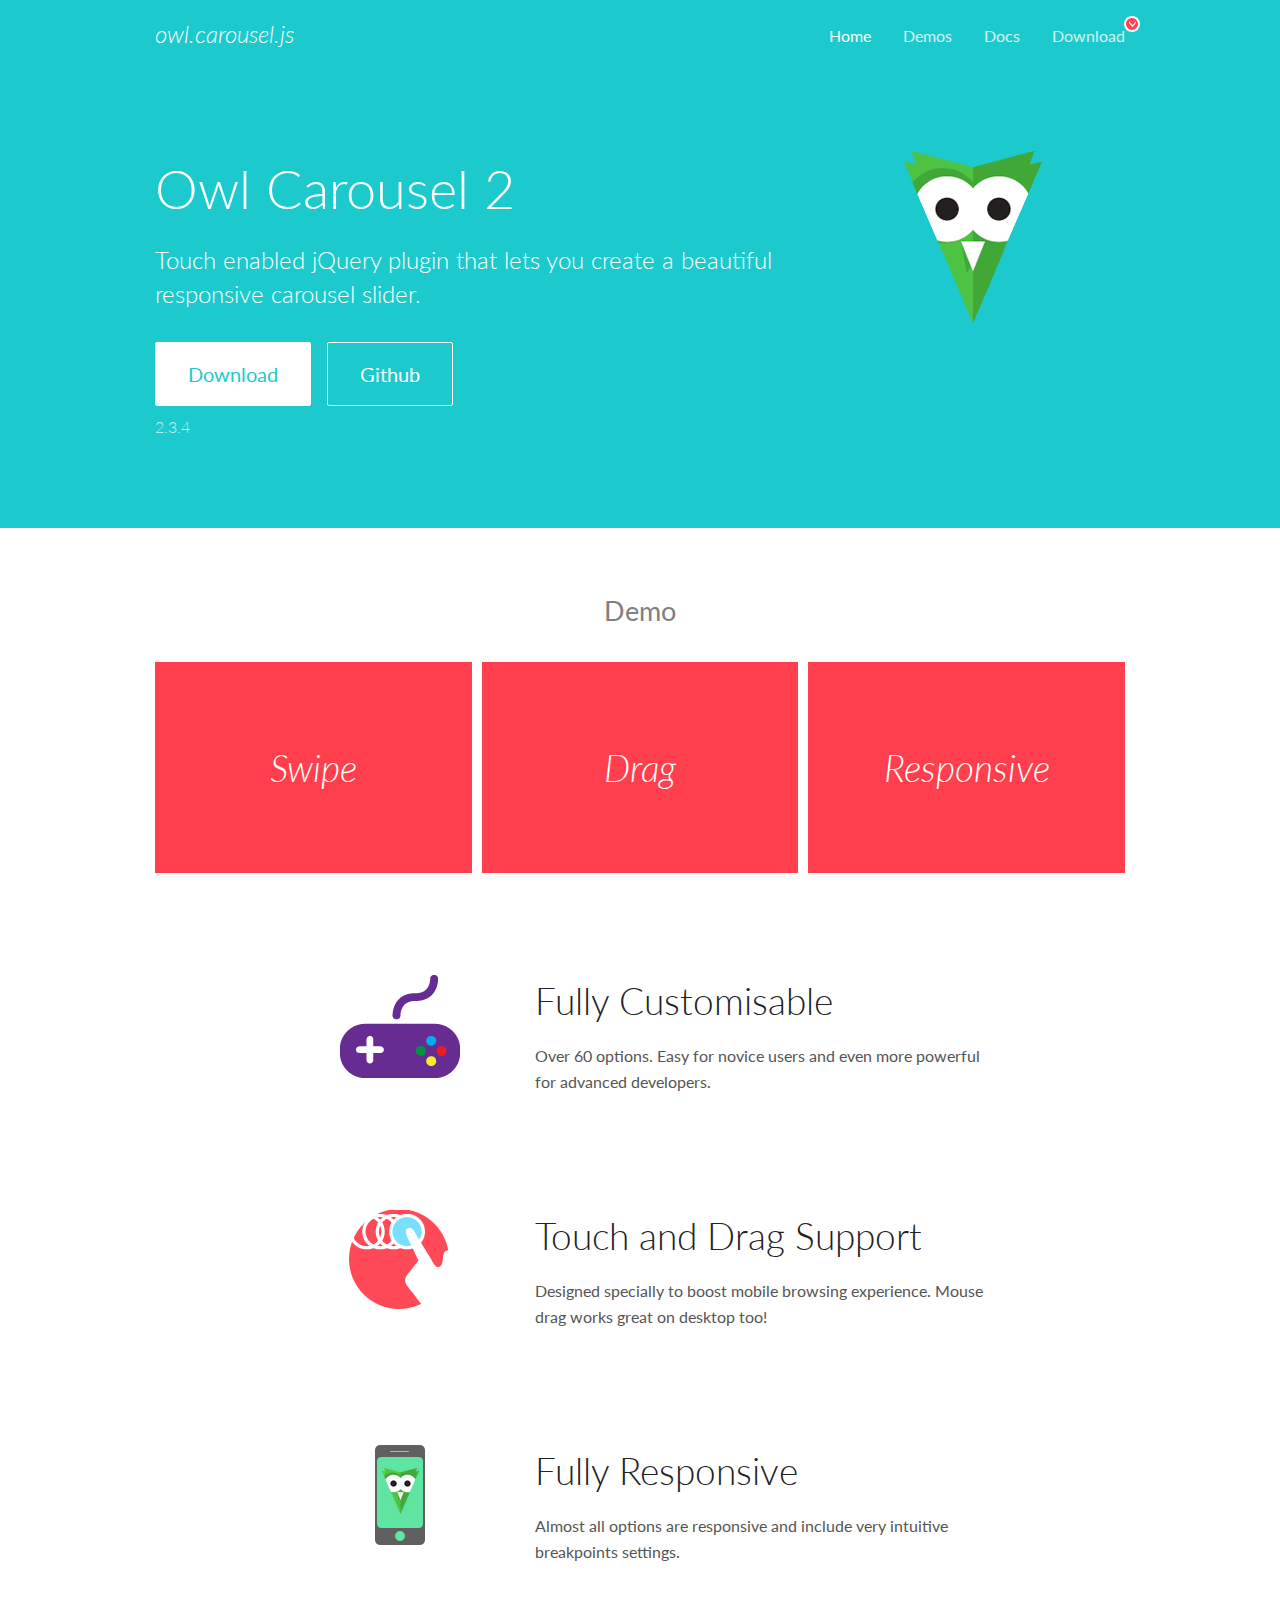
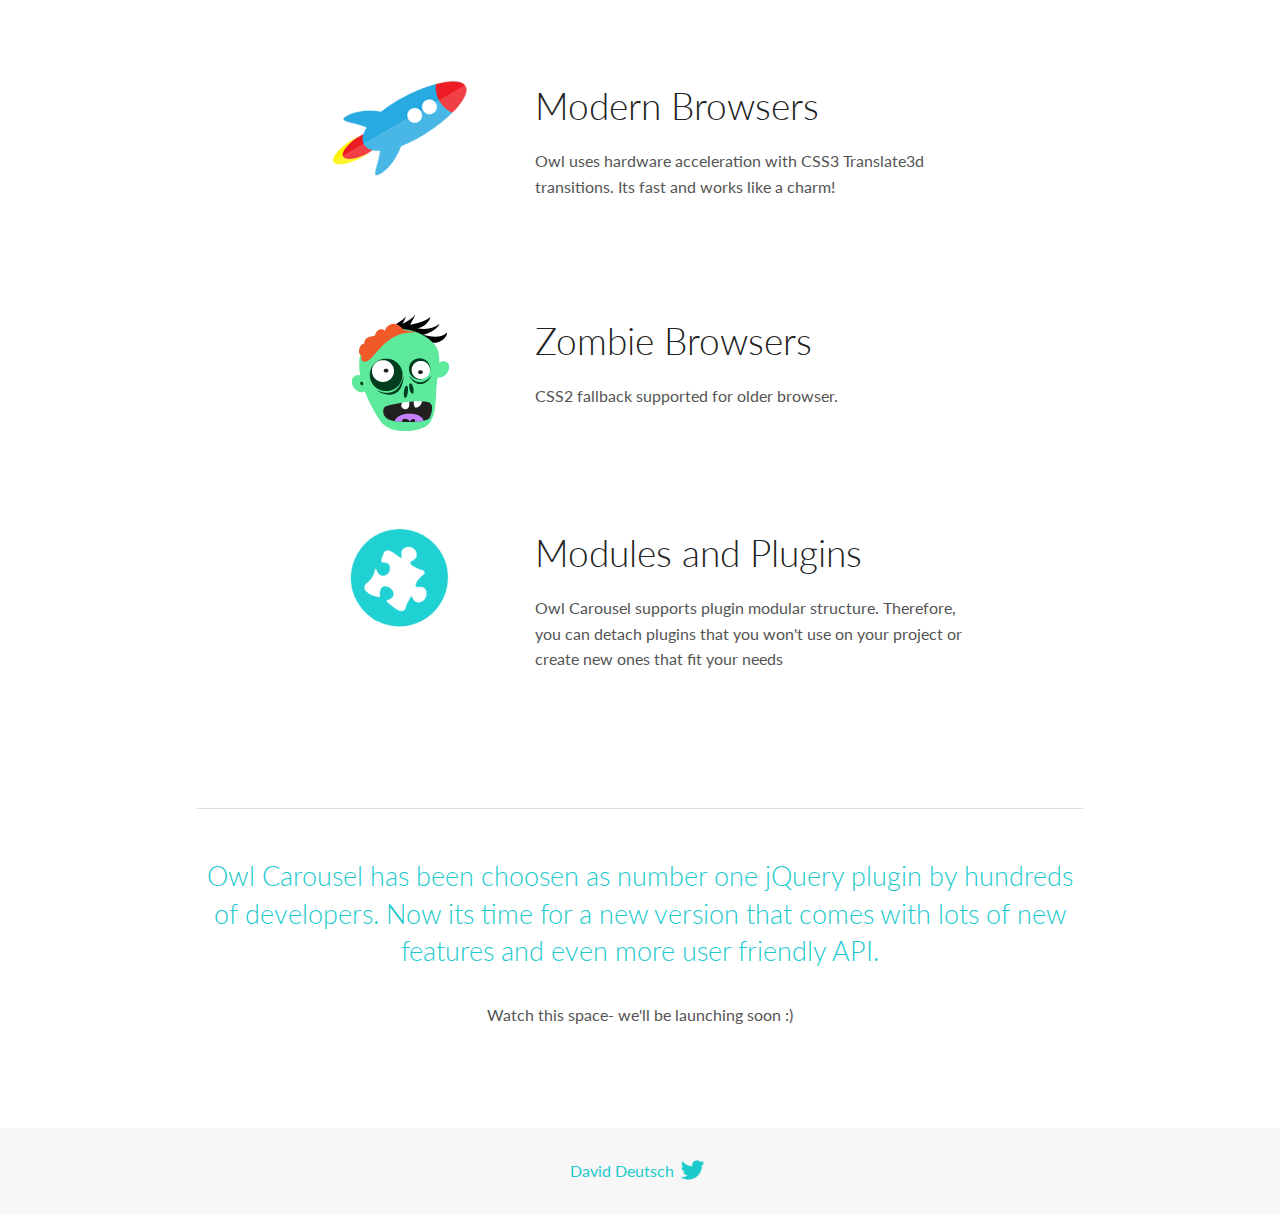
<file: assets/vendars/OwlCarousel2-2.3.4/docs/index.html>
<!DOCTYPE html>
<html lang="en">
  <head>

    <!-- head -->
    <meta charset="utf-8">
    <meta name="msapplication-tap-highlight" content="no" />
    <meta name="viewport" content="width=device-width, initial-scale=1.0" />
    <meta name="description" content="Touch enabled jQuery plugin that lets you create beautiful responsive carousel slider.">
    <meta name="author" content="David Deutsch">
    <title>
      Home | Owl Carousel | 2.3.4
    </title>

    <!-- Stylesheets -->
    <link href='https://fonts.googleapis.com/css?family=Lato:300,400,700,400italic,300italic' rel='stylesheet' type='text/css'>
    <link rel="stylesheet" href="assets/css/docs.theme.min.css">

    <!-- Owl Stylesheets -->
    <link rel="stylesheet" href="assets/owlcarousel/assets/owl.carousel.min.css">
    <link rel="stylesheet" href="assets/owlcarousel/assets/owl.theme.default.min.css">

    <!-- HTML5 shim and Respond.js IE8 support of HTML5 elements and media queries -->

    <!--[if lt IE 9]>
      <script src="https://oss.maxcdn.com/libs/html5shiv/3.7.0/html5shiv.js"></script>
      <script src="https://oss.maxcdn.com/libs/respond.js/1.3.0/respond.min.js"></script>
    <![endif]-->

    <!-- Favicons -->
    <link rel="apple-touch-icon-precomposed" sizes="144x144" href="assets/ico/apple-touch-icon-144-precomposed.png">
    <link rel="shortcut icon" href="assets/ico/favicon.png">
    <link rel="shortcut icon" href="favicon.ico">

    <!-- Yeah i know js should not be in header. Its required for demos.-->

    <!-- javascript -->
    <script src="assets/vendors/jquery.min.js"></script>
    <script src="assets/owlcarousel/owl.carousel.js"></script>
  </head>
  <body>

    <!-- header -->
    <header class="header">
      <div class="row">
        <div class="large-12 columns">
          <div class="brand left">
            <h3>
              <a href="/OwlCarousel2/">owl.carousel.js</a> 
            </h3>
          </div>
          <a id="toggle-nav" class="right">
            <span></span> <span></span> <span></span> 
          </a> 
          <div class="nav-bar">
            <ul class="clearfix">
              <li class="active">
                <a href="/OwlCarousel2/index.html">Home</a> 
              </li>
              <li> <a href="/OwlCarousel2/demos/demos.html">Demos</a>  </li>
              <li> <a href="/OwlCarousel2/docs/started-welcome.html">Docs</a>  </li>
              <li>
                <a href="https://github.com/OwlCarousel2/OwlCarousel2/archive/2.3.4.zip">Download</a> 
                <span class="download"></span> 
              </li>
            </ul>
          </div>
        </div>
      </div>
    </header>

    <!-- home panel -->
    <section id="hero">
      <div class="row">
        <div class="large-8 medium-8 columns">
          <h1>Owl Carousel 2</h1>
          <h4>Touch enabled jQuery plugin that lets you create a beautiful responsive carousel slider.</h4>
          <a href="https://github.com/OwlCarousel2/OwlCarousel2/archive/2.3.4.zip" class="hero-button">Download</a> 
          <a href="https://github.com/OwlCarousel2/OwlCarousel2" class="hero-button outline">Github</a> 
          <p>2.3.4</p>
        </div>
        <div class="large-4 medium-4 columns">
          <img class="owl-logo" src="assets/img/owl-logo.png" alt="mr. Owl">
        </div>
      </div>
    </section>

    <!-- body -->
    <div class="home-demo">
      <div class="row">
        <div class="large-12 columns">
          <h3>Demo</h3>
          <div class="owl-carousel">
            <div class="item">
              <h2>Swipe</h2>
            </div>
            <div class="item">
              <h2>Drag</h2>
            </div>
            <div class="item">
              <h2>Responsive</h2>
            </div>
            <div class="item">
              <h2>CSS3</h2>
            </div>
            <div class="item">
              <h2>Fast</h2>
            </div>
            <div class="item">
              <h2>Easy</h2>
            </div>
            <div class="item">
              <h2>Free</h2>
            </div>
            <div class="item">
              <h2>Upgradable</h2>
            </div>
            <div class="item">
              <h2>Tons of options</h2>
            </div>
            <div class="item">
              <h2>Infinity</h2>
            </div>
            <div class="item">
              <h2>Auto Width</h2>
            </div>
          </div>
        </div>
      </div>
    </div>
    <script>
      var owl = $('.owl-carousel');
      owl.owlCarousel({
        margin: 10,
        loop: true,
        responsive: {
          0: {
            items: 1
          },
          600: {
            items: 2
          },
          1000: {
            items: 3
          }
        }
      })
    </script>

    <!-- features -->
    <div id="features">
      <div class="row">
        <div class="small-12 medium-9 small-centered columns">
          <section class="row feature">
            <div class="medium-4 small-12 columns">
              <img src="assets/img/feature-options.png" alt="">
            </div>
            <div class="medium-8 small-12 columns">
              <h2>Fully Customisable</h2>
              <p>Over 60 options. Easy for novice users and even more powerful for advanced developers.</p>
            </div>
          </section>
          <section class="row feature">
            <div class="medium-4 small-12 columns">
              <img src="assets/img/feature-drag.png" alt="">
            </div>
            <div class="medium-8 small-12 columns">
              <h2>Touch and Drag Support</h2>
              <p>Designed specially to boost mobile browsing experience. Mouse drag works great on desktop too!</p>
            </div>
          </section>
          <section class="row feature">
            <div class="medium-4 small-12 columns">
              <img src="assets/img/feature-responsive.png" alt="">
            </div>
            <div class="medium-8 small-12 columns">
              <h2>Fully Responsive</h2>
              <p>Almost all options are responsive and include very intuitive breakpoints settings.</p>
            </div>
          </section>
          <section class="row feature">
            <div class="medium-4 small-12 columns">
              <img src="assets/img/feature-modern.png" alt="">
            </div>
            <div class="medium-8 small-12 columns">
              <h2>Modern Browsers</h2>
              <p>Owl uses hardware acceleration with CSS3 Translate3d transitions. Its fast and works like a charm! </p>
            </div>
          </section>
          <section class="row feature">
            <div class="medium-4 small-12 columns">
              <img src="assets/img/feature-zombie.png" alt="">
            </div>
            <div class="medium-8 small-12 columns">
              <h2>Zombie Browsers</h2>
              <p>CSS2 fallback supported for older browser.</p>
            </div>
          </section>
          <section class="row feature">
            <div class="medium-4 small-12 columns">
              <img src="assets/img/feature-module.png" alt="">
            </div>
            <div class="medium-8 small-12 columns">
              <h2>Modules and Plugins</h2>
              <p>Owl Carousel supports plugin modular structure. Therefore, you can detach plugins that you won&#x27;t use on your project or create new ones that fit your needs</p>
            </div>
          </section>
        </div>
      </div>
    </div>

    <!-- footer -->
    <section id="teaser-text">
      <div class="row">
        <div class="small-12 medium-11 small-centered columns">
          <hr>
          <h3 id="owl-carousel-has-been-choosen-as-number-one-jquery-plugin-by-hundreds-of-developers-now-its-time-for-a-new-version-that-comes-with-lots-of-new-features-and-even-more-user-friendly-api-">Owl Carousel has been choosen as number one jQuery plugin by hundreds of developers. Now its time for a new version that comes with lots of new features and even more user friendly API.</h3>
          <p>Watch this space- we&#39;ll be launching soon :)</p>
        </div>
      </div>
    </section>

    <!-- footer -->
    <footer class="footer">
      <div class="row">
        <div class="large-12 columns">
          <h5>
            <a href="/OwlCarousel2/docs/support-contact.html">David Deutsch</a> 
            <a id="custom-tweet-button" href="https://twitter.com/share?url=https://github.com/OwlCarousel2/OwlCarousel2&text=Owl Carousel - This is so awesome! " target="_blank"></a> 
          </h5>
        </div>
      </div>
    </footer>

    <!-- vendors -->
    <script src="assets/vendors/highlight.js"></script>
    <script src="assets/js/app.js"></script>
  </body>
</html>
</file>
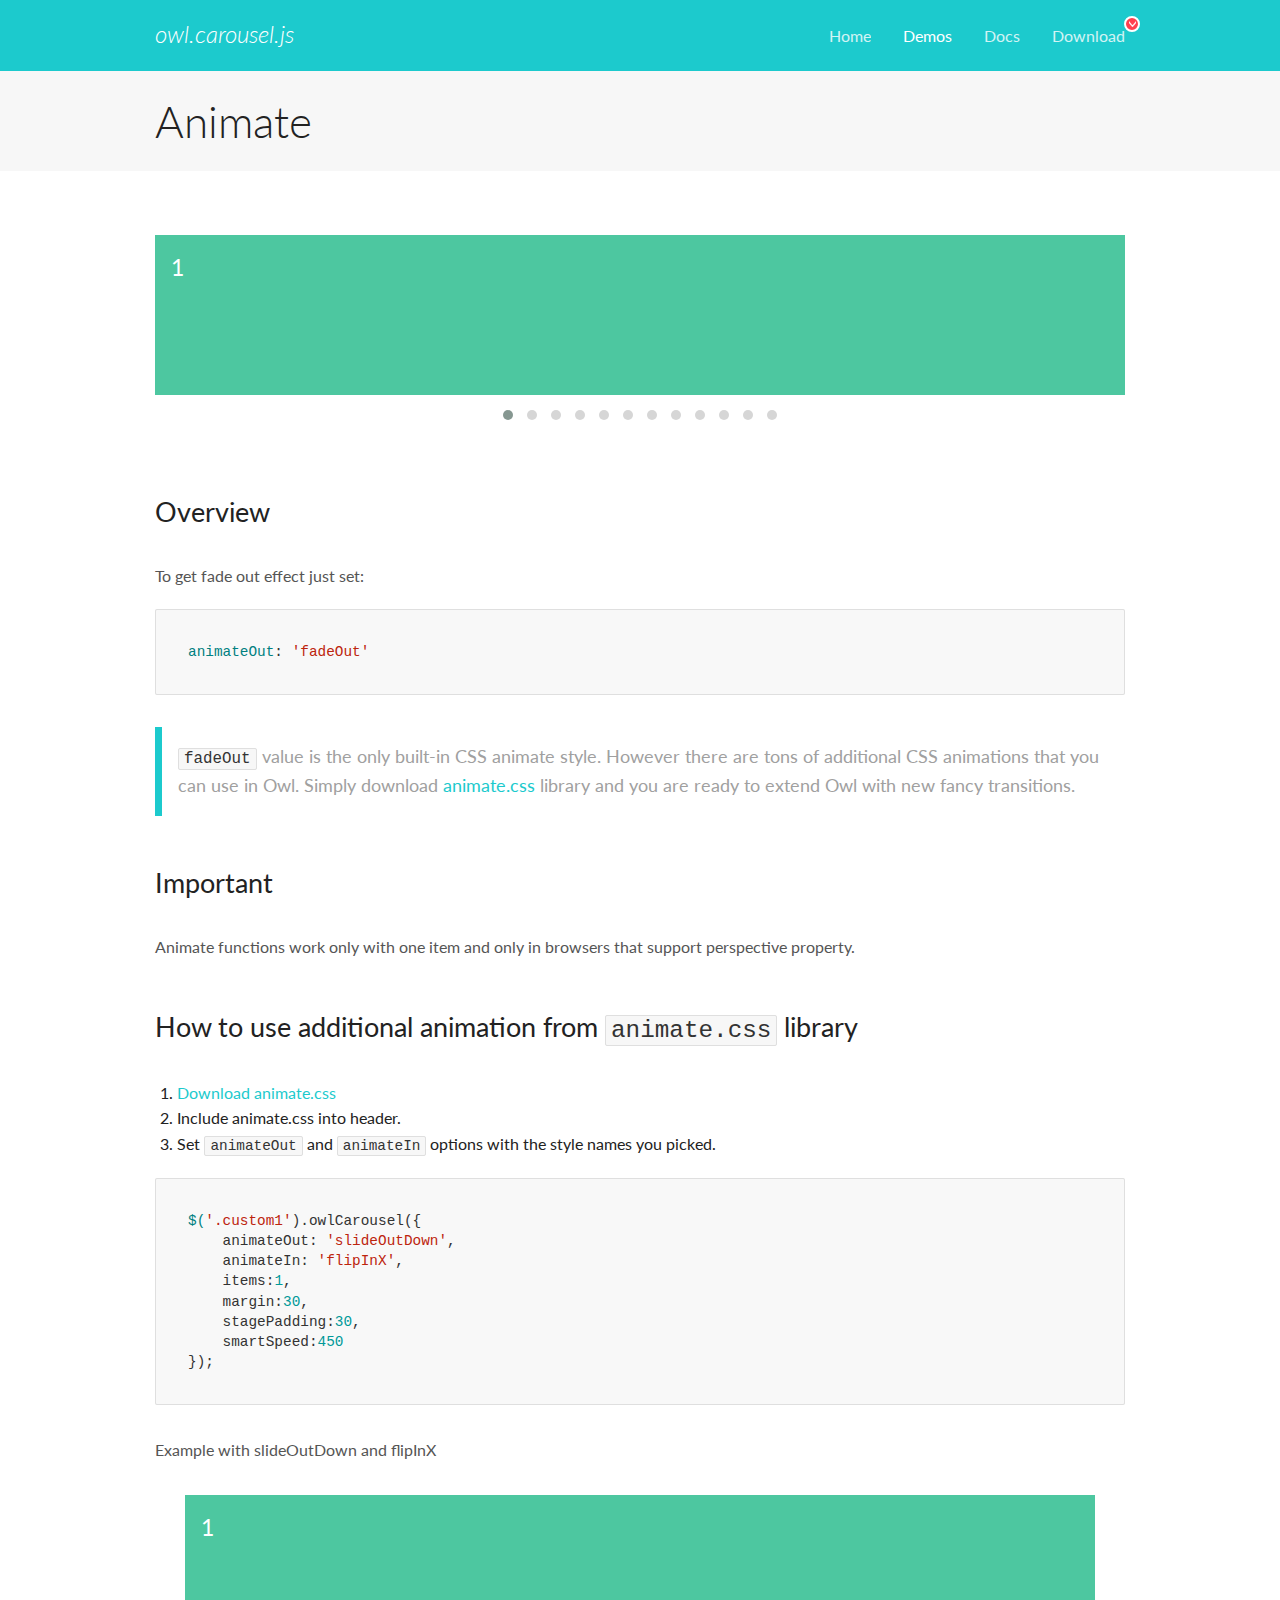
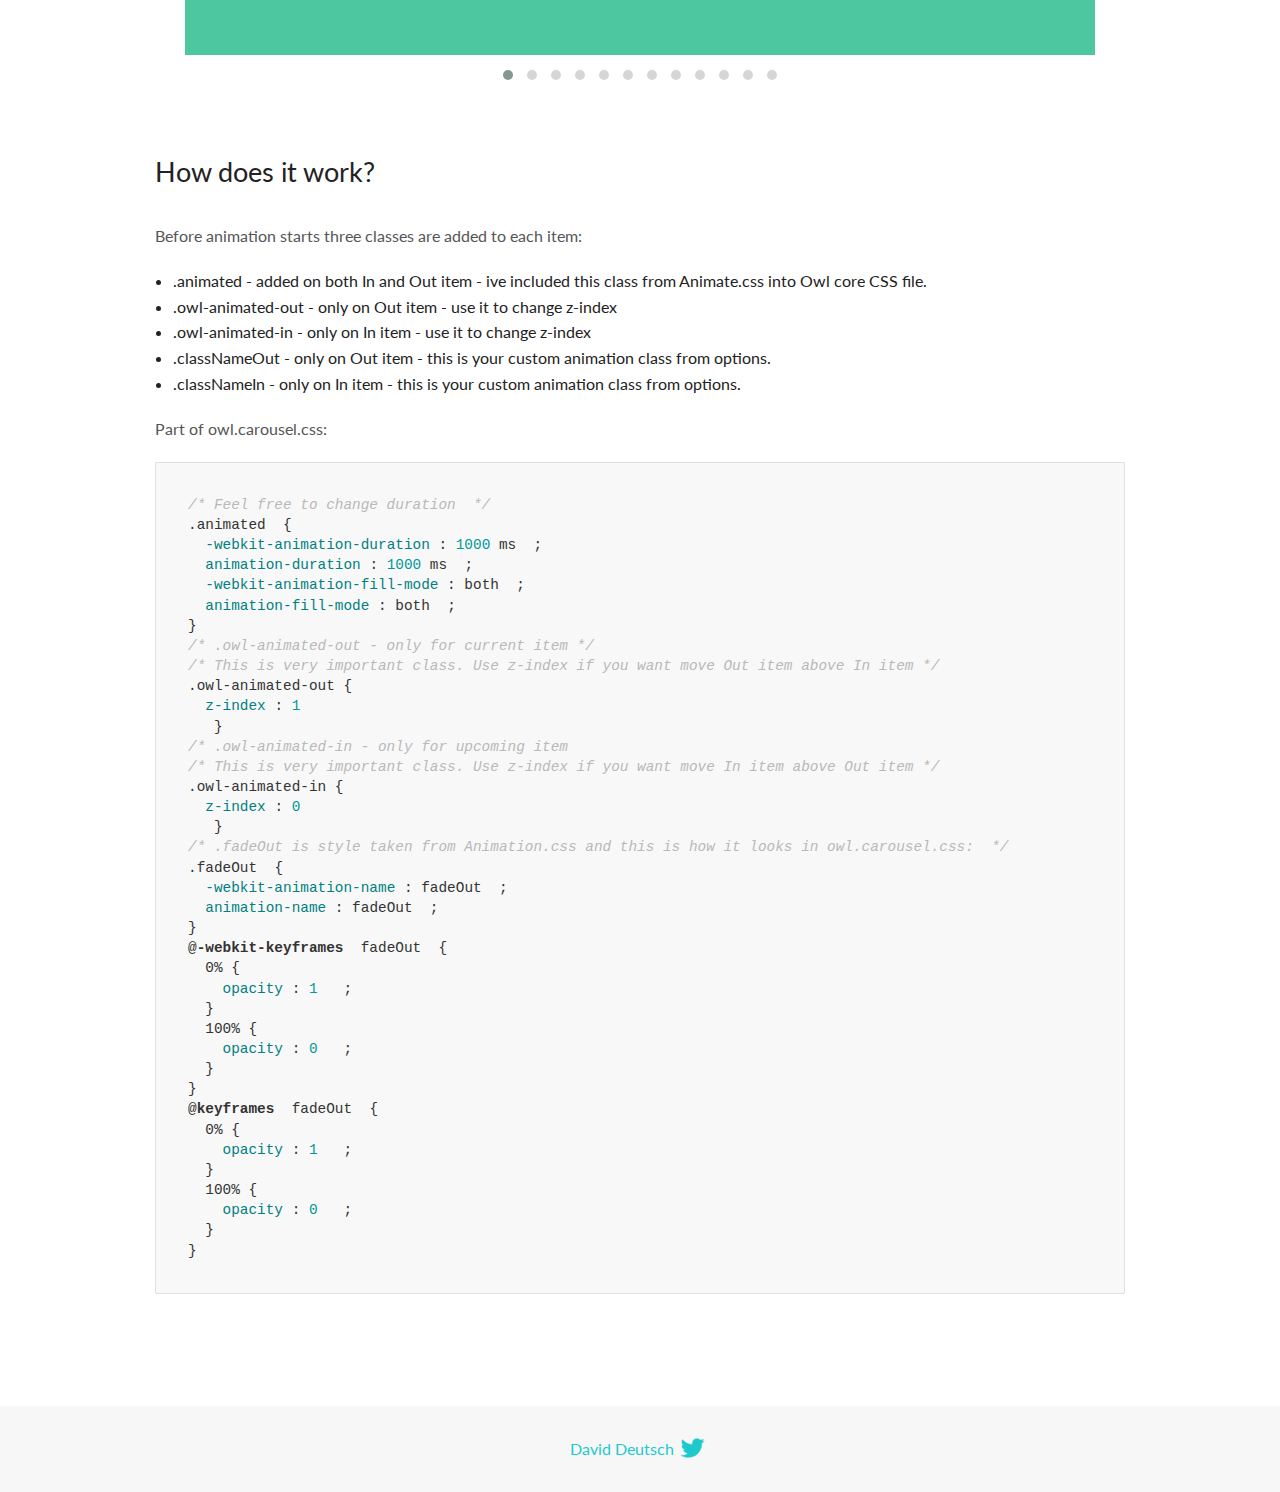
<file: assets/vendars/OwlCarousel2-2.3.4/docs/demos/animate.html>
<!DOCTYPE html>
<html lang="en">
  <head>

    <!-- head -->
    <meta charset="utf-8">
    <meta name="msapplication-tap-highlight" content="no" />
    <meta name="viewport" content="width=device-width, initial-scale=1.0" />
    <meta name="description" content="Animate carousel">
    <meta name="author" content="David Deutsch">
    <title>
      Animate Demo | Owl Carousel | 2.3.4
    </title>

    <!-- Stylesheets -->
    <link href='https://fonts.googleapis.com/css?family=Lato:300,400,700,400italic,300italic' rel='stylesheet' type='text/css'>
    <link rel="stylesheet" href="../assets/css/docs.theme.min.css">

    <!-- Owl Stylesheets -->
    <link rel="stylesheet" href="../assets/owlcarousel/assets/owl.carousel.min.css">
    <link rel="stylesheet" href="../assets/owlcarousel/assets/owl.theme.default.min.css">

    <!-- HTML5 shim and Respond.js IE8 support of HTML5 elements and media queries -->

    <!--[if lt IE 9]>
      <script src="https://oss.maxcdn.com/libs/html5shiv/3.7.0/html5shiv.js"></script>
      <script src="https://oss.maxcdn.com/libs/respond.js/1.3.0/respond.min.js"></script>
    <![endif]-->

    <!-- Favicons -->
    <link rel="apple-touch-icon-precomposed" sizes="144x144" href="../assets/ico/apple-touch-icon-144-precomposed.png">
    <link rel="shortcut icon" href="../assets/ico/favicon.png">
    <link rel="shortcut icon" href="favicon.ico">

    <!-- Yeah i know js should not be in header. Its required for demos.-->

    <!-- javascript -->
    <script src="../assets/vendors/jquery.min.js"></script>
    <script src="../assets/owlcarousel/owl.carousel.js"></script>
  </head>
  <body>

    <!-- header -->
    <header class="header">
      <div class="row">
        <div class="large-12 columns">
          <div class="brand left">
            <h3>
              <a href="/OwlCarousel2/">owl.carousel.js</a> 
            </h3>
          </div>
          <a id="toggle-nav" class="right">
            <span></span> <span></span> <span></span> 
          </a> 
          <div class="nav-bar">
            <ul class="clearfix">
              <li> <a href="/OwlCarousel2/index.html">Home</a>  </li>
              <li class="active">
                <a href="/OwlCarousel2/demos/demos.html">Demos</a> 
              </li>
              <li> <a href="/OwlCarousel2/docs/started-welcome.html">Docs</a>  </li>
              <li>
                <a href="https://github.com/OwlCarousel2/OwlCarousel2/archive/2.3.4.zip">Download</a> 
                <span class="download"></span> 
              </li>
            </ul>
          </div>
        </div>
      </div>
    </header>

    <!-- title -->
    <section class="title">
      <div class="row">
        <div class="large-12 columns">
          <h1>Animate</h1>
        </div>
      </div>
    </section>

    <!--  Demos -->
    <section id="demos">
      <div class="row">
        <div class="large-12 columns">
          <div class="fadeOut owl-carousel owl-theme">
            <div class="item">
              <h4>1</h4>
            </div>
            <div class="item">
              <h4>2</h4>
            </div>
            <div class="item">
              <h4>3</h4>
            </div>
            <div class="item">
              <h4>4</h4>
            </div>
            <div class="item">
              <h4>5</h4>
            </div>
            <div class="item">
              <h4>6</h4>
            </div>
            <div class="item">
              <h4>7</h4>
            </div>
            <div class="item">
              <h4>8</h4>
            </div>
            <div class="item">
              <h4>9</h4>
            </div>
            <div class="item">
              <h4>10</h4>
            </div>
            <div class="item">
              <h4>11</h4>
            </div>
            <div class="item">
              <h4>12</h4>
            </div>
          </div>
          <h3 id="overview">Overview</h3>
          <p>To get fade out effect just set:</p>
          <pre><code>animateOut: &#39;fadeOut&#39;</code></pre>
          <blockquote>
            <p><code>fadeOut</code> value is the only built-in CSS animate style. However there are tons of additional CSS animations that you can use in Owl. Simply download
              <a href="https://daneden.github.io/animate.css/">animate.css</a>  library and you are ready to extend Owl with new fancy transitions.</p>
          </blockquote>
          <h3 id="important">Important</h3>
          <p>Animate functions work only with one item and only in browsers that support perspective property.</p>
          <h3 id="how-to-use-additional-animation-from-animate-css-library">How to use additional animation from <code>animate.css</code> library</h3>
          <ol>
            <li> <a href="https://daneden.github.io/animate.css/">Download animate.css</a>  </li>
            <li>Include animate.css into header.</li>
            <li>Set <code>animateOut</code> and <code>animateIn</code> options with the style names you picked.</li>
          </ol>
          <pre><code>$(&#39;.custom1&#39;).owlCarousel({
    animateOut: &#39;slideOutDown&#39;,
    animateIn: &#39;flipInX&#39;,
    items:1,
    margin:30,
    stagePadding:30,
    smartSpeed:450
});</code></pre>
          <p>Example with slideOutDown and flipInX</p>
          <div class="custom1 owl-carousel owl-theme">
            <div class="item">
              <h4>1</h4>
            </div>
            <div class="item">
              <h4>2</h4>
            </div>
            <div class="item">
              <h4>3</h4>
            </div>
            <div class="item">
              <h4>4</h4>
            </div>
            <div class="item">
              <h4>5</h4>
            </div>
            <div class="item">
              <h4>6</h4>
            </div>
            <div class="item">
              <h4>7</h4>
            </div>
            <div class="item">
              <h4>8</h4>
            </div>
            <div class="item">
              <h4>9</h4>
            </div>
            <div class="item">
              <h4>10</h4>
            </div>
            <div class="item">
              <h4>11</h4>
            </div>
            <div class="item">
              <h4>12</h4>
            </div>
          </div>
          <h3 id="how-does-it-work-">How does it work?</h3>
          <p>Before animation starts three classes are added to each item:</p>
          <ul>
            <li>.animated - added on both In and Out item - ive included this class from Animate.css into Owl core CSS file.</li>
            <li>.owl-animated-out - only on Out item - use it to change z-index</li>
            <li>.owl-animated-in - only on In item - use it to change z-index</li>
            <li>.classNameOut - only on Out item - this is your custom animation class from options.</li>
            <li>.classNameIn - only on In item - this is your custom animation class from options.</li>
          </ul>
          <p>Part of owl.carousel.css:</p>
          <pre><code class="language-css"><span class="comment">/* Feel free to change duration  */</span> 
<span class="class">.animated</span>  <span class="rules">{
  <span class="rule"><span class="attribute">-webkit-animation-duration</span> :<span class="value"> <span class="number">1000</span> ms</span> </span> ;
  <span class="rule"><span class="attribute">animation-duration</span> :<span class="value"> <span class="number">1000</span> ms</span> </span> ;
  <span class="rule"><span class="attribute">-webkit-animation-fill-mode</span> :<span class="value"> both</span> </span> ;
  <span class="rule"><span class="attribute">animation-fill-mode</span> :<span class="value"> both</span> </span> ;
<span class="rule">}</span> </span> 
<span class="comment">/* .owl-animated-out - only for current item */</span> 
<span class="comment">/* This is very important class. Use z-index if you want move Out item above In item */</span> 
<span class="class">.owl-animated-out</span> <span class="rules">{
  <span class="rule"><span class="attribute">z-index</span> :<span class="value"> <span class="number">1</span> 
</span> </span> </span> }
<span class="comment">/* .owl-animated-in - only for upcoming item
/* This is very important class. Use z-index if you want move In item above Out item */</span> 
<span class="class">.owl-animated-in</span> <span class="rules">{
  <span class="rule"><span class="attribute">z-index</span> :<span class="value"> <span class="number">0</span> 
</span> </span> </span> }
<span class="comment">/* .fadeOut is style taken from Animation.css and this is how it looks in owl.carousel.css:  */</span> 
<span class="class">.fadeOut</span>  <span class="rules">{
  <span class="rule"><span class="attribute">-webkit-animation-name</span> :<span class="value"> fadeOut</span> </span> ;
  <span class="rule"><span class="attribute">animation-name</span> :<span class="value"> fadeOut</span> </span> ;
<span class="rule">}</span> </span> 
<span class="at_rule">@<span class="keyword">-webkit-keyframes</span>  fadeOut </span> {
  0% <span class="rules">{
    <span class="rule"><span class="attribute">opacity</span> :<span class="value"> <span class="number">1</span> </span> </span> ;
  <span class="rule">}</span> </span> 
  100% <span class="rules">{
    <span class="rule"><span class="attribute">opacity</span> :<span class="value"> <span class="number">0</span> </span> </span> ;
  <span class="rule">}</span> </span> 
}
<span class="at_rule">@<span class="keyword">keyframes</span>  fadeOut </span> {
  0% <span class="rules">{
    <span class="rule"><span class="attribute">opacity</span> :<span class="value"> <span class="number">1</span> </span> </span> ;
  <span class="rule">}</span> </span> 
  100% <span class="rules">{
    <span class="rule"><span class="attribute">opacity</span> :<span class="value"> <span class="number">0</span> </span> </span> ;
  <span class="rule">}</span> </span> 
}</code></pre>
          <link rel="stylesheet" href="../assets/css/animate.css">
          <script>
            jQuery(document).ready(function($) {
              $('.fadeOut').owlCarousel({
                items: 1,
                animateOut: 'fadeOut',
                loop: true,
                margin: 10,
              });
              $('.custom1').owlCarousel({
                animateOut: 'slideOutDown',
                animateIn: 'flipInX',
                items: 1,
                margin: 30,
                stagePadding: 30,
                smartSpeed: 450
              });
            });
          </script>
        </div>
      </div>
    </section>

    <!-- footer -->
    <footer class="footer">
      <div class="row">
        <div class="large-12 columns">
          <h5>
            <a href="/OwlCarousel2/docs/support-contact.html">David Deutsch</a> 
            <a id="custom-tweet-button" href="https://twitter.com/share?url=https://github.com/OwlCarousel2/OwlCarousel2&text=Owl Carousel - This is so awesome! " target="_blank"></a> 
          </h5>
        </div>
      </div>
    </footer>

    <!-- vendors -->
    <script src="../assets/vendors/highlight.js"></script>
    <script src="../assets/js/app.js"></script>
  </body>
</html>
</file>
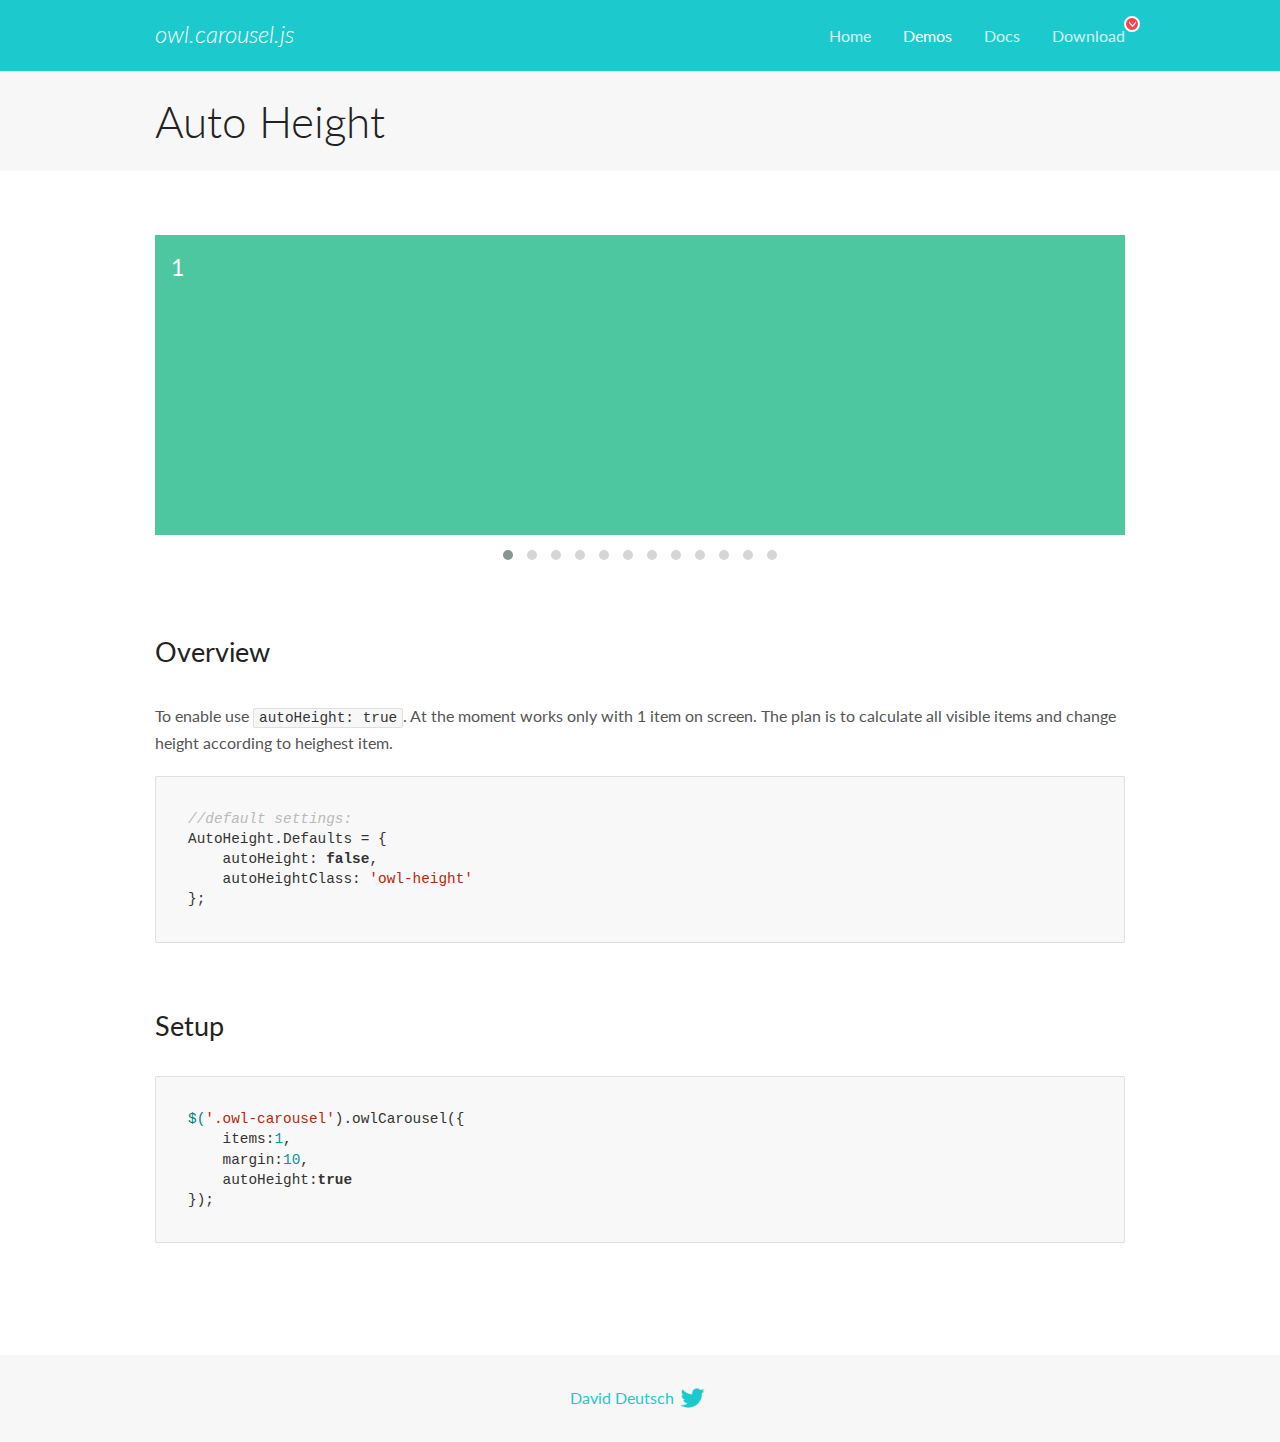
<file: assets/vendars/OwlCarousel2-2.3.4/docs/demos/autoheight.html>
<!DOCTYPE html>
<html lang="en">
  <head>

    <!-- head -->
    <meta charset="utf-8">
    <meta name="msapplication-tap-highlight" content="no" />
    <meta name="viewport" content="width=device-width, initial-scale=1.0" />
    <meta name="description" content="autoHeight usage demo">
    <meta name="author" content="David Deutsch">
    <title>
      Auto Height Demo | Owl Carousel | 2.3.4
    </title>

    <!-- Stylesheets -->
    <link href='https://fonts.googleapis.com/css?family=Lato:300,400,700,400italic,300italic' rel='stylesheet' type='text/css'>
    <link rel="stylesheet" href="../assets/css/docs.theme.min.css">

    <!-- Owl Stylesheets -->
    <link rel="stylesheet" href="../assets/owlcarousel/assets/owl.carousel.min.css">
    <link rel="stylesheet" href="../assets/owlcarousel/assets/owl.theme.default.min.css">

    <!-- HTML5 shim and Respond.js IE8 support of HTML5 elements and media queries -->

    <!--[if lt IE 9]>
      <script src="https://oss.maxcdn.com/libs/html5shiv/3.7.0/html5shiv.js"></script>
      <script src="https://oss.maxcdn.com/libs/respond.js/1.3.0/respond.min.js"></script>
    <![endif]-->

    <!-- Favicons -->
    <link rel="apple-touch-icon-precomposed" sizes="144x144" href="../assets/ico/apple-touch-icon-144-precomposed.png">
    <link rel="shortcut icon" href="../assets/ico/favicon.png">
    <link rel="shortcut icon" href="favicon.ico">

    <!-- Yeah i know js should not be in header. Its required for demos.-->

    <!-- javascript -->
    <script src="../assets/vendors/jquery.min.js"></script>
    <script src="../assets/owlcarousel/owl.carousel.js"></script>
  </head>
  <body>

    <!-- header -->
    <header class="header">
      <div class="row">
        <div class="large-12 columns">
          <div class="brand left">
            <h3>
              <a href="/OwlCarousel2/">owl.carousel.js</a> 
            </h3>
          </div>
          <a id="toggle-nav" class="right">
            <span></span> <span></span> <span></span> 
          </a> 
          <div class="nav-bar">
            <ul class="clearfix">
              <li> <a href="/OwlCarousel2/index.html">Home</a>  </li>
              <li class="active">
                <a href="/OwlCarousel2/demos/demos.html">Demos</a> 
              </li>
              <li> <a href="/OwlCarousel2/docs/started-welcome.html">Docs</a>  </li>
              <li>
                <a href="https://github.com/OwlCarousel2/OwlCarousel2/archive/2.3.4.zip">Download</a> 
                <span class="download"></span> 
              </li>
            </ul>
          </div>
        </div>
      </div>
    </header>

    <!-- title -->
    <section class="title">
      <div class="row">
        <div class="large-12 columns">
          <h1>Auto Height</h1>
        </div>
      </div>
    </section>

    <!--  Demos -->
    <section id="demos">
      <div class="row">
        <div class="large-12 columns">
          <div class="owl-carousel owl-theme">
            <div class="item" style="height:300px">
              <h4>1</h4>
            </div>
            <div class="item" style="height:100px">
              <h4>2</h4>
            </div>
            <div class="item" style="height:500px">
              <h4>3</h4>
            </div>
            <div class="item" style="height:250px">
              <h4>4</h4>
            </div>
            <div class="item" style="height:400px">
              <h4>5</h4>
            </div>
            <div class="item" style="height:500px">
              <h4>6</h4>
            </div>
            <div class="item" style="height:600px">
              <h4>7</h4>
            </div>
            <div class="item" style="height:400px">
              <h4>8</h4>
            </div>
            <div class="item" style="height:300px">
              <h4>9</h4>
            </div>
            <div class="item" style="height:350px">
              <h4>10</h4>
            </div>
            <div class="item" style="height:200px">
              <h4>11</h4>
            </div>
            <div class="item" style="height:150px">
              <h4>12</h4>
            </div>
          </div>
          <h3 id="overview">Overview</h3>
          <p>To enable use <code>autoHeight: true</code>. At the moment works only with 1 item on screen. The plan is to calculate all visible items and change height according to heighest item.</p>
          <pre><code>//default settings:
AutoHeight.Defaults = {
    autoHeight: false,
    autoHeightClass: &#39;owl-height&#39;
};</code></pre>
          <h3 id="setup">Setup</h3>
          <pre><code>$(&#39;.owl-carousel&#39;).owlCarousel({
    items:1,
    margin:10,
    autoHeight:true
});</code></pre>
          <script>
            $(document).ready(function() {
              $('.owl-carousel').owlCarousel({
                items: 1,
                margin: 10,
                autoHeight: true
              });
            })
          </script>
        </div>
      </div>
    </section>

    <!-- footer -->
    <footer class="footer">
      <div class="row">
        <div class="large-12 columns">
          <h5>
            <a href="/OwlCarousel2/docs/support-contact.html">David Deutsch</a> 
            <a id="custom-tweet-button" href="https://twitter.com/share?url=https://github.com/OwlCarousel2/OwlCarousel2&text=Owl Carousel - This is so awesome! " target="_blank"></a> 
          </h5>
        </div>
      </div>
    </footer>

    <!-- vendors -->
    <script src="../assets/vendors/highlight.js"></script>
    <script src="../assets/js/app.js"></script>
  </body>
</html>
</file>
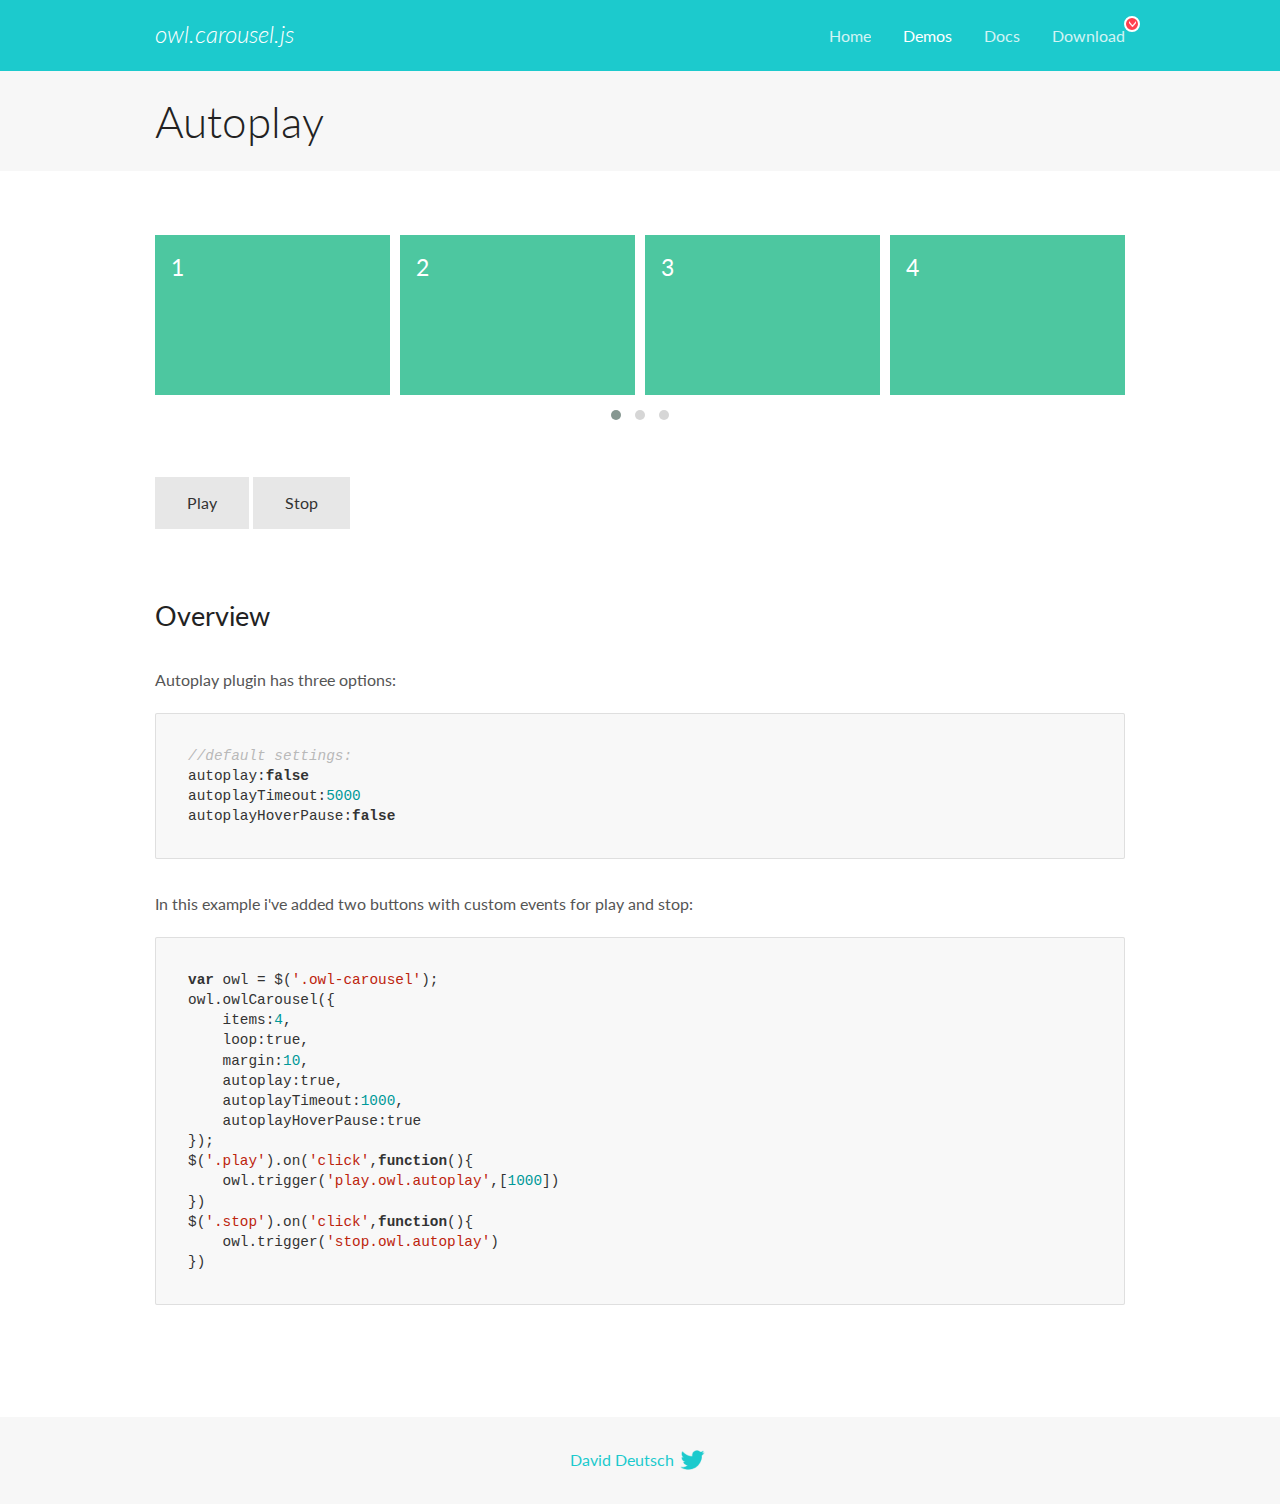
<file: assets/vendars/OwlCarousel2-2.3.4/docs/demos/autoplay.html>
<!DOCTYPE html>
<html lang="en">
  <head>

    <!-- head -->
    <meta charset="utf-8">
    <meta name="msapplication-tap-highlight" content="no" />
    <meta name="viewport" content="width=device-width, initial-scale=1.0" />
    <meta name="description" content="Autoplay usage demo">
    <meta name="author" content="David Deutsch">
    <title>
      Autoplay Demo | Owl Carousel | 2.3.4
    </title>

    <!-- Stylesheets -->
    <link href='https://fonts.googleapis.com/css?family=Lato:300,400,700,400italic,300italic' rel='stylesheet' type='text/css'>
    <link rel="stylesheet" href="../assets/css/docs.theme.min.css">

    <!-- Owl Stylesheets -->
    <link rel="stylesheet" href="../assets/owlcarousel/assets/owl.carousel.min.css">
    <link rel="stylesheet" href="../assets/owlcarousel/assets/owl.theme.default.min.css">

    <!-- HTML5 shim and Respond.js IE8 support of HTML5 elements and media queries -->

    <!--[if lt IE 9]>
      <script src="https://oss.maxcdn.com/libs/html5shiv/3.7.0/html5shiv.js"></script>
      <script src="https://oss.maxcdn.com/libs/respond.js/1.3.0/respond.min.js"></script>
    <![endif]-->

    <!-- Favicons -->
    <link rel="apple-touch-icon-precomposed" sizes="144x144" href="../assets/ico/apple-touch-icon-144-precomposed.png">
    <link rel="shortcut icon" href="../assets/ico/favicon.png">
    <link rel="shortcut icon" href="favicon.ico">

    <!-- Yeah i know js should not be in header. Its required for demos.-->

    <!-- javascript -->
    <script src="../assets/vendors/jquery.min.js"></script>
    <script src="../assets/owlcarousel/owl.carousel.js"></script>
  </head>
  <body>

    <!-- header -->
    <header class="header">
      <div class="row">
        <div class="large-12 columns">
          <div class="brand left">
            <h3>
              <a href="/OwlCarousel2/">owl.carousel.js</a> 
            </h3>
          </div>
          <a id="toggle-nav" class="right">
            <span></span> <span></span> <span></span> 
          </a> 
          <div class="nav-bar">
            <ul class="clearfix">
              <li> <a href="/OwlCarousel2/index.html">Home</a>  </li>
              <li class="active">
                <a href="/OwlCarousel2/demos/demos.html">Demos</a> 
              </li>
              <li> <a href="/OwlCarousel2/docs/started-welcome.html">Docs</a>  </li>
              <li>
                <a href="https://github.com/OwlCarousel2/OwlCarousel2/archive/2.3.4.zip">Download</a> 
                <span class="download"></span> 
              </li>
            </ul>
          </div>
        </div>
      </div>
    </header>

    <!-- title -->
    <section class="title">
      <div class="row">
        <div class="large-12 columns">
          <h1>Autoplay</h1>
        </div>
      </div>
    </section>

    <!--  Demos -->
    <section id="demos">
      <div class="row">
        <div class="large-12 columns">
          <div class="owl-carousel owl-theme">
            <div class="item">
              <h4>1</h4>
            </div>
            <div class="item">
              <h4>2</h4>
            </div>
            <div class="item">
              <h4>3</h4>
            </div>
            <div class="item">
              <h4>4</h4>
            </div>
            <div class="item">
              <h4>5</h4>
            </div>
            <div class="item">
              <h4>6</h4>
            </div>
            <div class="item">
              <h4>7</h4>
            </div>
            <div class="item">
              <h4>8</h4>
            </div>
            <div class="item">
              <h4>9</h4>
            </div>
            <div class="item">
              <h4>10</h4>
            </div>
            <div class="item">
              <h4>11</h4>
            </div>
            <div class="item">
              <h4>12</h4>
            </div>
          </div>
          <a class="button secondary play">Play</a> 
          <a class="button secondary stop">Stop</a> 
          <h3 id="overview">Overview</h3>
          <p>Autoplay plugin has three options:</p>
          <pre><code>//default settings:
autoplay:false
autoplayTimeout:5000
autoplayHoverPause:false</code></pre>
          <p>In this example i&#39;ve added two buttons with custom events for play and stop:</p>
          <pre><code>var owl = $(&#39;.owl-carousel&#39;);
owl.owlCarousel({
    items:4,
    loop:true,
    margin:10,
    autoplay:true,
    autoplayTimeout:1000,
    autoplayHoverPause:true
});
$(&#39;.play&#39;).on(&#39;click&#39;,function(){
    owl.trigger(&#39;play.owl.autoplay&#39;,[1000])
})
$(&#39;.stop&#39;).on(&#39;click&#39;,function(){
    owl.trigger(&#39;stop.owl.autoplay&#39;)
})</code></pre>
          <script>
            $(document).ready(function() {
              var owl = $('.owl-carousel');
              owl.owlCarousel({
                items: 4,
                loop: true,
                margin: 10,
                autoplay: true,
                autoplayTimeout: 1000,
                autoplayHoverPause: true
              });
              $('.play').on('click', function() {
                owl.trigger('play.owl.autoplay', [1000])
              })
              $('.stop').on('click', function() {
                owl.trigger('stop.owl.autoplay')
              })
            })
          </script>
        </div>
      </div>
    </section>

    <!-- footer -->
    <footer class="footer">
      <div class="row">
        <div class="large-12 columns">
          <h5>
            <a href="/OwlCarousel2/docs/support-contact.html">David Deutsch</a> 
            <a id="custom-tweet-button" href="https://twitter.com/share?url=https://github.com/OwlCarousel2/OwlCarousel2&text=Owl Carousel - This is so awesome! " target="_blank"></a> 
          </h5>
        </div>
      </div>
    </footer>

    <!-- vendors -->
    <script src="../assets/vendors/highlight.js"></script>
    <script src="../assets/js/app.js"></script>
  </body>
</html>
</file>
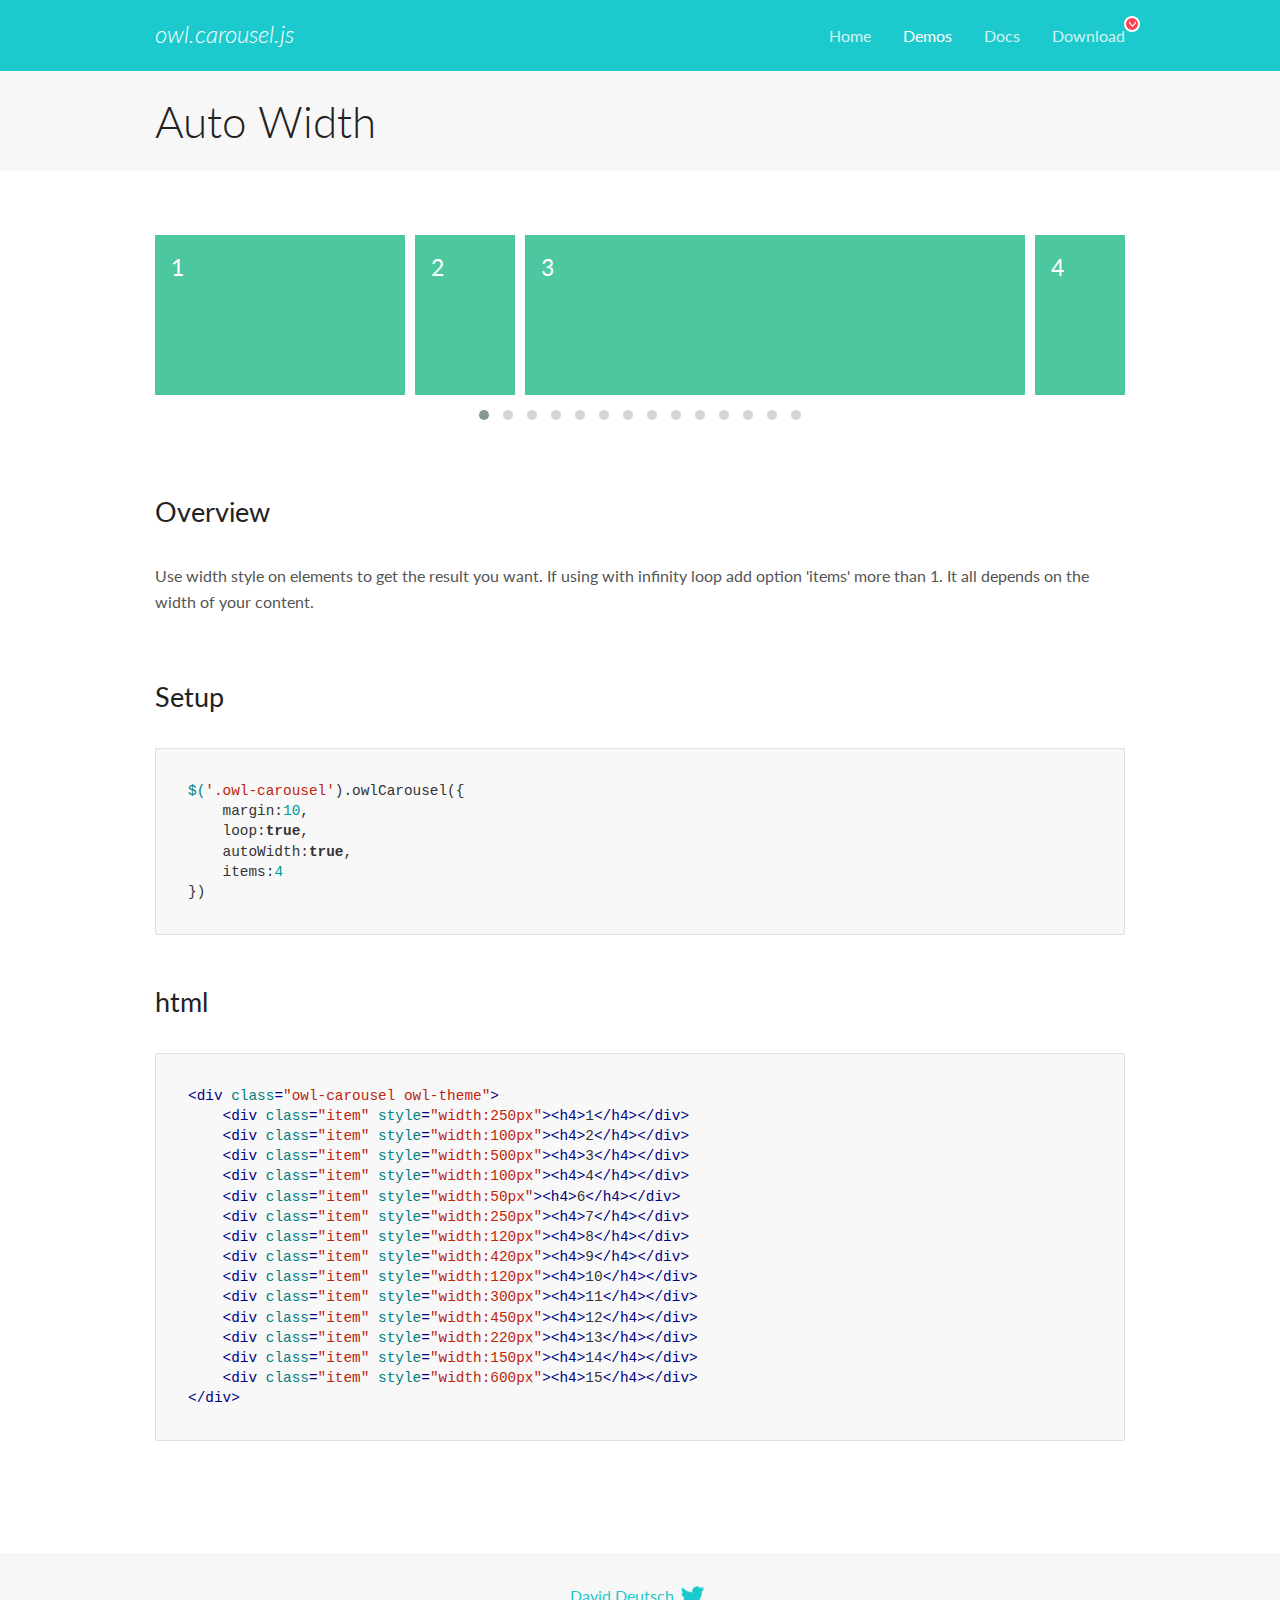
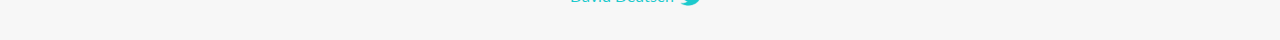
<file: assets/vendars/OwlCarousel2-2.3.4/docs/demos/autowidth.html>
<!DOCTYPE html>
<html lang="en">
  <head>

    <!-- head -->
    <meta charset="utf-8">
    <meta name="msapplication-tap-highlight" content="no" />
    <meta name="viewport" content="width=device-width, initial-scale=1.0" />
    <meta name="description" content="Auto Width">
    <meta name="author" content="David Deutsch">
    <title>
      Auto Width Demo | Owl Carousel | 2.3.4
    </title>

    <!-- Stylesheets -->
    <link href='https://fonts.googleapis.com/css?family=Lato:300,400,700,400italic,300italic' rel='stylesheet' type='text/css'>
    <link rel="stylesheet" href="../assets/css/docs.theme.min.css">

    <!-- Owl Stylesheets -->
    <link rel="stylesheet" href="../assets/owlcarousel/assets/owl.carousel.min.css">
    <link rel="stylesheet" href="../assets/owlcarousel/assets/owl.theme.default.min.css">

    <!-- HTML5 shim and Respond.js IE8 support of HTML5 elements and media queries -->

    <!--[if lt IE 9]>
      <script src="https://oss.maxcdn.com/libs/html5shiv/3.7.0/html5shiv.js"></script>
      <script src="https://oss.maxcdn.com/libs/respond.js/1.3.0/respond.min.js"></script>
    <![endif]-->

    <!-- Favicons -->
    <link rel="apple-touch-icon-precomposed" sizes="144x144" href="../assets/ico/apple-touch-icon-144-precomposed.png">
    <link rel="shortcut icon" href="../assets/ico/favicon.png">
    <link rel="shortcut icon" href="favicon.ico">

    <!-- Yeah i know js should not be in header. Its required for demos.-->

    <!-- javascript -->
    <script src="../assets/vendors/jquery.min.js"></script>
    <script src="../assets/owlcarousel/owl.carousel.js"></script>
  </head>
  <body>

    <!-- header -->
    <header class="header">
      <div class="row">
        <div class="large-12 columns">
          <div class="brand left">
            <h3>
              <a href="/OwlCarousel2/">owl.carousel.js</a> 
            </h3>
          </div>
          <a id="toggle-nav" class="right">
            <span></span> <span></span> <span></span> 
          </a> 
          <div class="nav-bar">
            <ul class="clearfix">
              <li> <a href="/OwlCarousel2/index.html">Home</a>  </li>
              <li class="active">
                <a href="/OwlCarousel2/demos/demos.html">Demos</a> 
              </li>
              <li> <a href="/OwlCarousel2/docs/started-welcome.html">Docs</a>  </li>
              <li>
                <a href="https://github.com/OwlCarousel2/OwlCarousel2/archive/2.3.4.zip">Download</a> 
                <span class="download"></span> 
              </li>
            </ul>
          </div>
        </div>
      </div>
    </header>

    <!-- title -->
    <section class="title">
      <div class="row">
        <div class="large-12 columns">
          <h1>Auto Width</h1>
        </div>
      </div>
    </section>

    <!--  Demos -->
    <section id="demos">
      <div class="row">
        <div class="large-12 columns">
          <div class="owl-carousel owl-theme">
            <div class="item" style="width:250px">
              <h4>1</h4>
            </div>
            <div class="item" style="width:100px">
              <h4>2</h4>
            </div>
            <div class="item" style="width:500px">
              <h4>3</h4>
            </div>
            <div class="item" style="width:100px">
              <h4>4</h4>
            </div>
            <div class="item" style="width:50px">
              <h4>6</h4>
            </div>
            <div class="item" style="width:250px">
              <h4>7</h4>
            </div>
            <div class="item" style="width:120px">
              <h4>8</h4>
            </div>
            <div class="item" style="width:420px">
              <h4>9</h4>
            </div>
            <div class="item" style="width:120px">
              <h4>10</h4>
            </div>
            <div class="item" style="width:300px">
              <h4>11</h4>
            </div>
            <div class="item" style="width:450px">
              <h4>12</h4>
            </div>
            <div class="item" style="width:220px">
              <h4>13</h4>
            </div>
            <div class="item" style="width:150px">
              <h4>14</h4>
            </div>
            <div class="item" style="width:600px">
              <h4>15</h4>
            </div>
          </div>
          <h3 id="overview">Overview</h3>
          <p>Use width style on elements to get the result you want. If using with infinity loop add option &#39;items&#39; more than 1. It all depends on the width of your content.</p>
          <h3 id="setup">Setup</h3>
          <pre><code>$(&#39;.owl-carousel&#39;).owlCarousel({
    margin:10,
    loop:true,
    autoWidth:true,
    items:4
})</code></pre>
          <h3 id="html">html</h3>
          <pre><code>&lt;div class=&quot;owl-carousel owl-theme&quot;&gt;
    &lt;div class=&quot;item&quot; style=&quot;width:250px&quot;&gt;&lt;h4&gt;1&lt;/h4&gt;&lt;/div&gt;
    &lt;div class=&quot;item&quot; style=&quot;width:100px&quot;&gt;&lt;h4&gt;2&lt;/h4&gt;&lt;/div&gt;
    &lt;div class=&quot;item&quot; style=&quot;width:500px&quot;&gt;&lt;h4&gt;3&lt;/h4&gt;&lt;/div&gt;
    &lt;div class=&quot;item&quot; style=&quot;width:100px&quot;&gt;&lt;h4&gt;4&lt;/h4&gt;&lt;/div&gt;
    &lt;div class=&quot;item&quot; style=&quot;width:50px&quot;&gt;&lt;h4&gt;6&lt;/h4&gt;&lt;/div&gt;
    &lt;div class=&quot;item&quot; style=&quot;width:250px&quot;&gt;&lt;h4&gt;7&lt;/h4&gt;&lt;/div&gt;
    &lt;div class=&quot;item&quot; style=&quot;width:120px&quot;&gt;&lt;h4&gt;8&lt;/h4&gt;&lt;/div&gt;
    &lt;div class=&quot;item&quot; style=&quot;width:420px&quot;&gt;&lt;h4&gt;9&lt;/h4&gt;&lt;/div&gt;
    &lt;div class=&quot;item&quot; style=&quot;width:120px&quot;&gt;&lt;h4&gt;10&lt;/h4&gt;&lt;/div&gt;
    &lt;div class=&quot;item&quot; style=&quot;width:300px&quot;&gt;&lt;h4&gt;11&lt;/h4&gt;&lt;/div&gt;
    &lt;div class=&quot;item&quot; style=&quot;width:450px&quot;&gt;&lt;h4&gt;12&lt;/h4&gt;&lt;/div&gt;
    &lt;div class=&quot;item&quot; style=&quot;width:220px&quot;&gt;&lt;h4&gt;13&lt;/h4&gt;&lt;/div&gt;
    &lt;div class=&quot;item&quot; style=&quot;width:150px&quot;&gt;&lt;h4&gt;14&lt;/h4&gt;&lt;/div&gt;
    &lt;div class=&quot;item&quot; style=&quot;width:600px&quot;&gt;&lt;h4&gt;15&lt;/h4&gt;&lt;/div&gt;
&lt;/div&gt;</code></pre>
          <script>
            $(document).ready(function() {
              $('.owl-carousel').owlCarousel({
                margin: 10,
                loop: true,
                autoWidth: true,
                items: 4
              })
            })
          </script>
        </div>
      </div>
    </section>

    <!-- footer -->
    <footer class="footer">
      <div class="row">
        <div class="large-12 columns">
          <h5>
            <a href="/OwlCarousel2/docs/support-contact.html">David Deutsch</a> 
            <a id="custom-tweet-button" href="https://twitter.com/share?url=https://github.com/OwlCarousel2/OwlCarousel2&text=Owl Carousel - This is so awesome! " target="_blank"></a> 
          </h5>
        </div>
      </div>
    </footer>

    <!-- vendors -->
    <script src="../assets/vendors/highlight.js"></script>
    <script src="../assets/js/app.js"></script>
  </body>
</html>
</file>
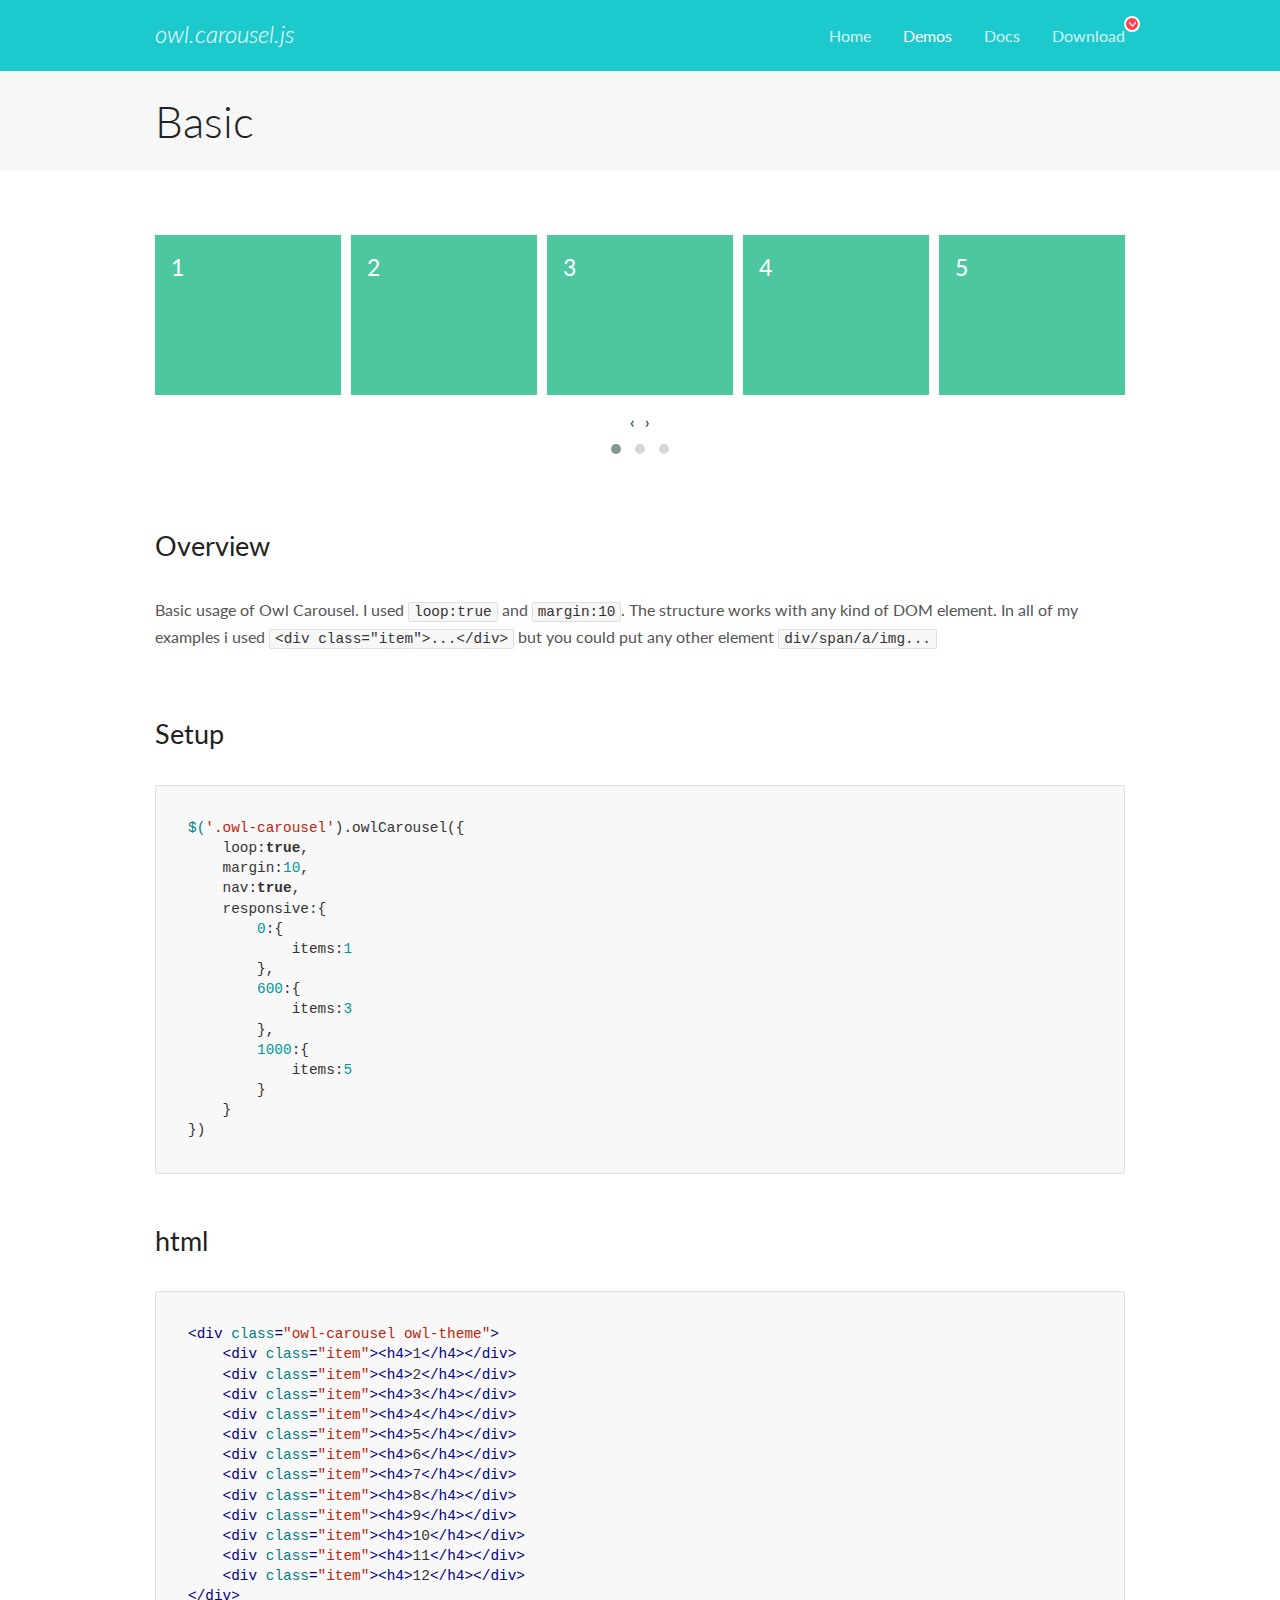
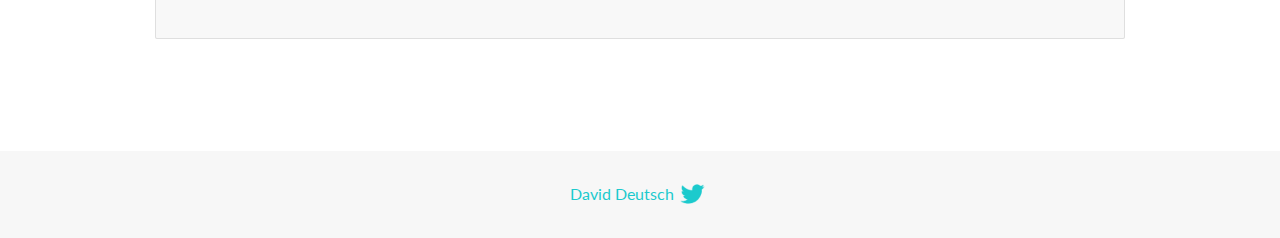
<file: assets/vendars/OwlCarousel2-2.3.4/docs/demos/basic.html>
<!DOCTYPE html>
<html lang="en">
  <head>

    <!-- head -->
    <meta charset="utf-8">
    <meta name="msapplication-tap-highlight" content="no" />
    <meta name="viewport" content="width=device-width, initial-scale=1.0" />
    <meta name="description" content="Basic usage demo">
    <meta name="author" content="David Deutsch">
    <title>
      Basic Demo | Owl Carousel | 2.3.4
    </title>

    <!-- Stylesheets -->
    <link href='https://fonts.googleapis.com/css?family=Lato:300,400,700,400italic,300italic' rel='stylesheet' type='text/css'>
    <link rel="stylesheet" href="../assets/css/docs.theme.min.css">

    <!-- Owl Stylesheets -->
    <link rel="stylesheet" href="../assets/owlcarousel/assets/owl.carousel.min.css">
    <link rel="stylesheet" href="../assets/owlcarousel/assets/owl.theme.default.min.css">

    <!-- HTML5 shim and Respond.js IE8 support of HTML5 elements and media queries -->

    <!--[if lt IE 9]>
      <script src="https://oss.maxcdn.com/libs/html5shiv/3.7.0/html5shiv.js"></script>
      <script src="https://oss.maxcdn.com/libs/respond.js/1.3.0/respond.min.js"></script>
    <![endif]-->

    <!-- Favicons -->
    <link rel="apple-touch-icon-precomposed" sizes="144x144" href="../assets/ico/apple-touch-icon-144-precomposed.png">
    <link rel="shortcut icon" href="../assets/ico/favicon.png">
    <link rel="shortcut icon" href="favicon.ico">

    <!-- Yeah i know js should not be in header. Its required for demos.-->

    <!-- javascript -->
    <script src="../assets/vendors/jquery.min.js"></script>
    <script src="../assets/owlcarousel/owl.carousel.js"></script>
  </head>
  <body>

    <!-- header -->
    <header class="header">
      <div class="row">
        <div class="large-12 columns">
          <div class="brand left">
            <h3>
              <a href="/OwlCarousel2/">owl.carousel.js</a> 
            </h3>
          </div>
          <a id="toggle-nav" class="right">
            <span></span> <span></span> <span></span> 
          </a> 
          <div class="nav-bar">
            <ul class="clearfix">
              <li> <a href="/OwlCarousel2/index.html">Home</a>  </li>
              <li class="active">
                <a href="/OwlCarousel2/demos/demos.html">Demos</a> 
              </li>
              <li> <a href="/OwlCarousel2/docs/started-welcome.html">Docs</a>  </li>
              <li>
                <a href="https://github.com/OwlCarousel2/OwlCarousel2/archive/2.3.4.zip">Download</a> 
                <span class="download"></span> 
              </li>
            </ul>
          </div>
        </div>
      </div>
    </header>

    <!-- title -->
    <section class="title">
      <div class="row">
        <div class="large-12 columns">
          <h1>Basic</h1>
        </div>
      </div>
    </section>

    <!--  Demos -->
    <section id="demos">
      <div class="row">
        <div class="large-12 columns">
          <div class="owl-carousel owl-theme">
            <div class="item">
              <h4>1</h4>
            </div>
            <div class="item">
              <h4>2</h4>
            </div>
            <div class="item">
              <h4>3</h4>
            </div>
            <div class="item">
              <h4>4</h4>
            </div>
            <div class="item">
              <h4>5</h4>
            </div>
            <div class="item">
              <h4>6</h4>
            </div>
            <div class="item">
              <h4>7</h4>
            </div>
            <div class="item">
              <h4>8</h4>
            </div>
            <div class="item">
              <h4>9</h4>
            </div>
            <div class="item">
              <h4>10</h4>
            </div>
            <div class="item">
              <h4>11</h4>
            </div>
            <div class="item">
              <h4>12</h4>
            </div>
          </div>
          <h3 id="overview">Overview</h3>
          <p>Basic usage of Owl Carousel. I used <code>loop:true</code> and <code>margin:10</code>. The structure works with any kind of DOM element. In all of my examples i used <code>&lt;div class=&quot;item&quot;&gt;...&lt;/div&gt;</code> but you could
            put any other element <code>div/span/a/img...</code></p>
          <h3 id="setup">Setup</h3>
          <pre><code>$(&#39;.owl-carousel&#39;).owlCarousel({
    loop:true,
    margin:10,
    nav:true,
    responsive:{
        0:{
            items:1
        },
        600:{
            items:3
        },
        1000:{
            items:5
        }
    }
})</code></pre>
          <h3 id="html">html</h3>
          <pre><code>&lt;div class=&quot;owl-carousel owl-theme&quot;&gt;
    &lt;div class=&quot;item&quot;&gt;&lt;h4&gt;1&lt;/h4&gt;&lt;/div&gt;
    &lt;div class=&quot;item&quot;&gt;&lt;h4&gt;2&lt;/h4&gt;&lt;/div&gt;
    &lt;div class=&quot;item&quot;&gt;&lt;h4&gt;3&lt;/h4&gt;&lt;/div&gt;
    &lt;div class=&quot;item&quot;&gt;&lt;h4&gt;4&lt;/h4&gt;&lt;/div&gt;
    &lt;div class=&quot;item&quot;&gt;&lt;h4&gt;5&lt;/h4&gt;&lt;/div&gt;
    &lt;div class=&quot;item&quot;&gt;&lt;h4&gt;6&lt;/h4&gt;&lt;/div&gt;
    &lt;div class=&quot;item&quot;&gt;&lt;h4&gt;7&lt;/h4&gt;&lt;/div&gt;
    &lt;div class=&quot;item&quot;&gt;&lt;h4&gt;8&lt;/h4&gt;&lt;/div&gt;
    &lt;div class=&quot;item&quot;&gt;&lt;h4&gt;9&lt;/h4&gt;&lt;/div&gt;
    &lt;div class=&quot;item&quot;&gt;&lt;h4&gt;10&lt;/h4&gt;&lt;/div&gt;
    &lt;div class=&quot;item&quot;&gt;&lt;h4&gt;11&lt;/h4&gt;&lt;/div&gt;
    &lt;div class=&quot;item&quot;&gt;&lt;h4&gt;12&lt;/h4&gt;&lt;/div&gt;
&lt;/div&gt;</code></pre>
          <script>
            $(document).ready(function() {
              var owl = $('.owl-carousel');
              owl.owlCarousel({
                margin: 10,
                nav: true,
                loop: true,
                responsive: {
                  0: {
                    items: 1
                  },
                  600: {
                    items: 3
                  },
                  1000: {
                    items: 5
                  }
                }
              })
            })
          </script>
        </div>
      </div>
    </section>

    <!-- footer -->
    <footer class="footer">
      <div class="row">
        <div class="large-12 columns">
          <h5>
            <a href="/OwlCarousel2/docs/support-contact.html">David Deutsch</a> 
            <a id="custom-tweet-button" href="https://twitter.com/share?url=https://github.com/OwlCarousel2/OwlCarousel2&text=Owl Carousel - This is so awesome! " target="_blank"></a> 
          </h5>
        </div>
      </div>
    </footer>

    <!-- vendors -->
    <script src="../assets/vendors/highlight.js"></script>
    <script src="../assets/js/app.js"></script>
  </body>
</html>
</file>
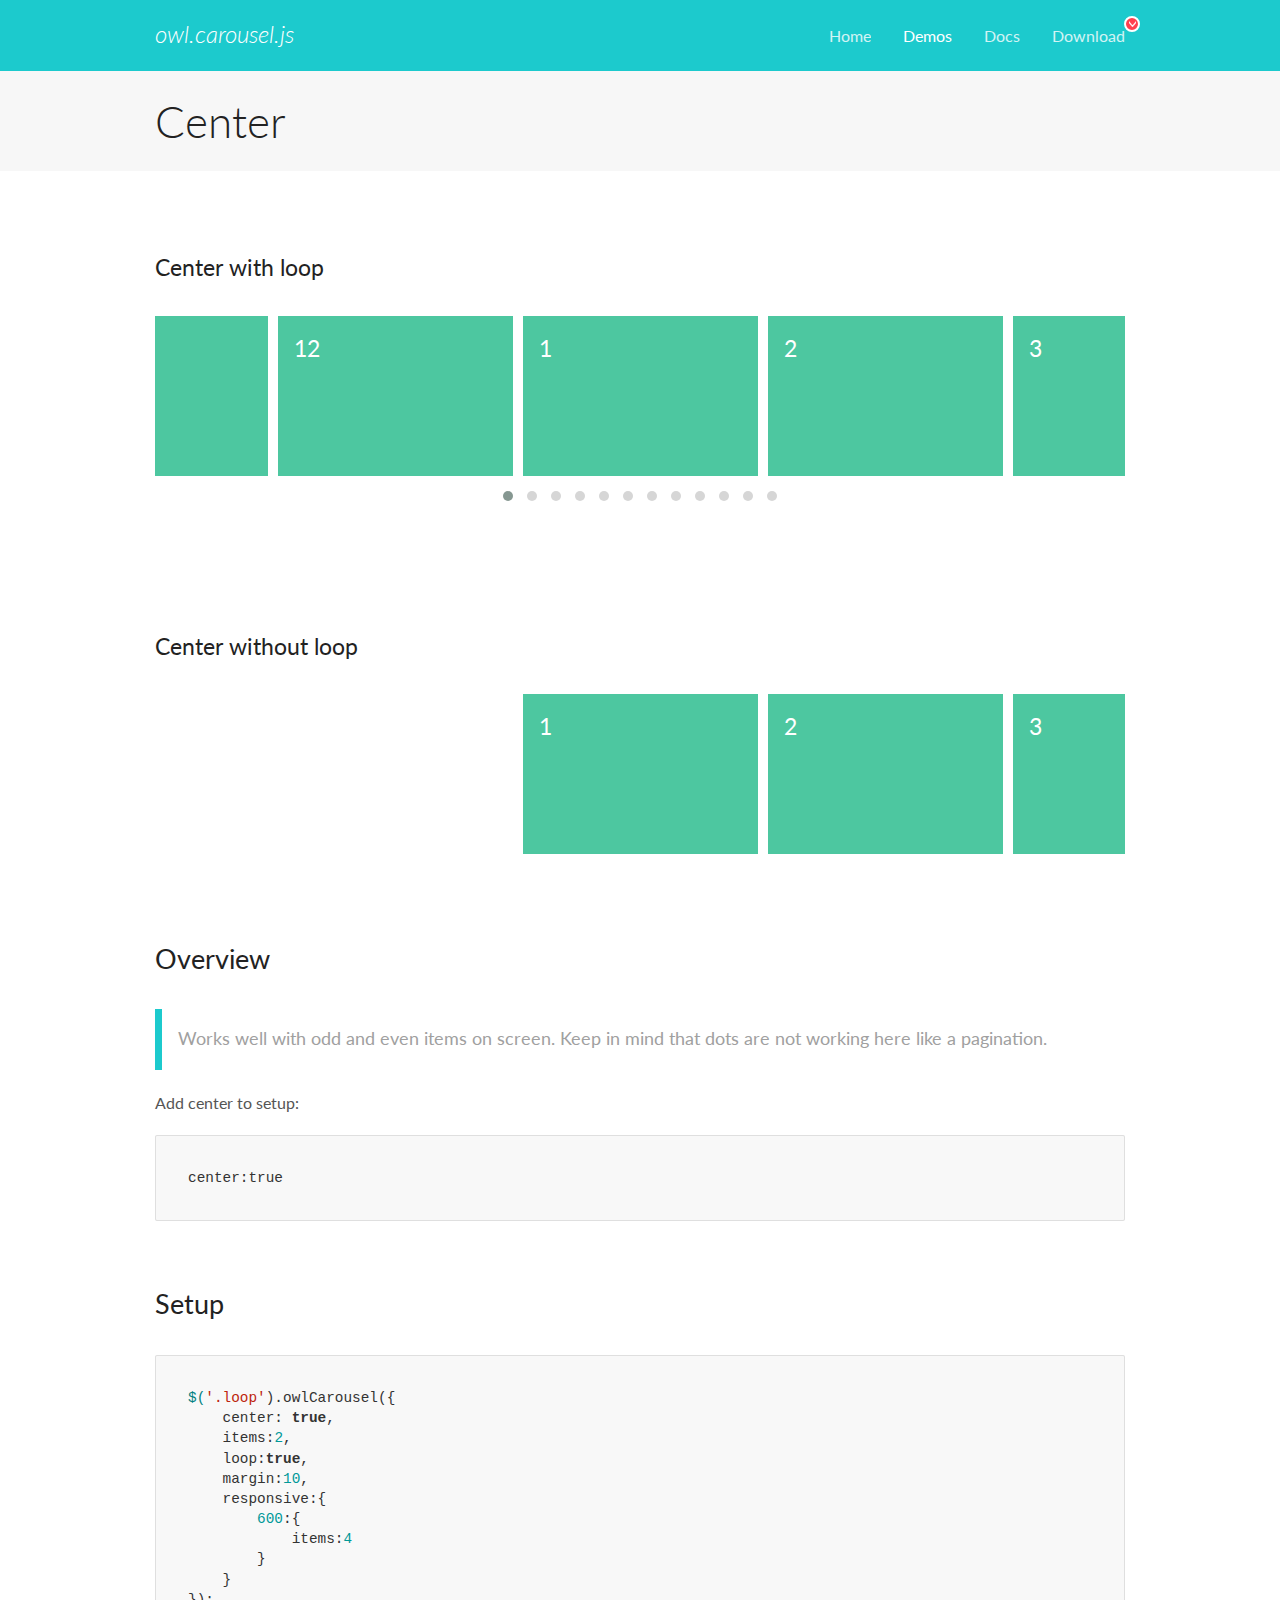
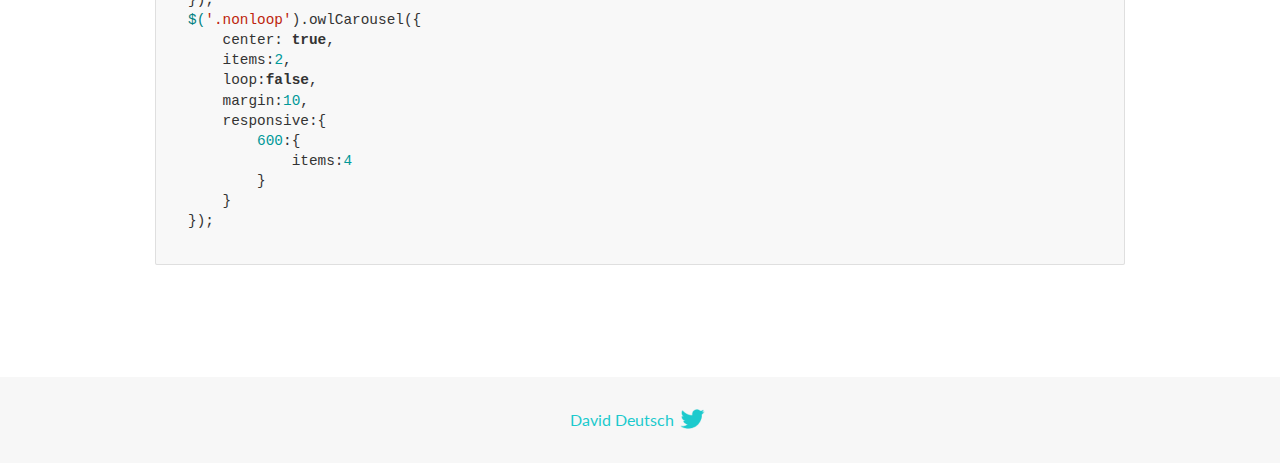
<file: assets/vendars/OwlCarousel2-2.3.4/docs/demos/center.html>
<!DOCTYPE html>
<html lang="en">
  <head>

    <!-- head -->
    <meta charset="utf-8">
    <meta name="msapplication-tap-highlight" content="no" />
    <meta name="viewport" content="width=device-width, initial-scale=1.0" />
    <meta name="description" content="Center carousel">
    <meta name="author" content="David Deutsch">
    <title>
      Center Demo | Owl Carousel | 2.3.4
    </title>

    <!-- Stylesheets -->
    <link href='https://fonts.googleapis.com/css?family=Lato:300,400,700,400italic,300italic' rel='stylesheet' type='text/css'>
    <link rel="stylesheet" href="../assets/css/docs.theme.min.css">

    <!-- Owl Stylesheets -->
    <link rel="stylesheet" href="../assets/owlcarousel/assets/owl.carousel.min.css">
    <link rel="stylesheet" href="../assets/owlcarousel/assets/owl.theme.default.min.css">

    <!-- HTML5 shim and Respond.js IE8 support of HTML5 elements and media queries -->

    <!--[if lt IE 9]>
      <script src="https://oss.maxcdn.com/libs/html5shiv/3.7.0/html5shiv.js"></script>
      <script src="https://oss.maxcdn.com/libs/respond.js/1.3.0/respond.min.js"></script>
    <![endif]-->

    <!-- Favicons -->
    <link rel="apple-touch-icon-precomposed" sizes="144x144" href="../assets/ico/apple-touch-icon-144-precomposed.png">
    <link rel="shortcut icon" href="../assets/ico/favicon.png">
    <link rel="shortcut icon" href="favicon.ico">

    <!-- Yeah i know js should not be in header. Its required for demos.-->

    <!-- javascript -->
    <script src="../assets/vendors/jquery.min.js"></script>
    <script src="../assets/owlcarousel/owl.carousel.js"></script>
  </head>
  <body>

    <!-- header -->
    <header class="header">
      <div class="row">
        <div class="large-12 columns">
          <div class="brand left">
            <h3>
              <a href="/OwlCarousel2/">owl.carousel.js</a> 
            </h3>
          </div>
          <a id="toggle-nav" class="right">
            <span></span> <span></span> <span></span> 
          </a> 
          <div class="nav-bar">
            <ul class="clearfix">
              <li> <a href="/OwlCarousel2/index.html">Home</a>  </li>
              <li class="active">
                <a href="/OwlCarousel2/demos/demos.html">Demos</a> 
              </li>
              <li> <a href="/OwlCarousel2/docs/started-welcome.html">Docs</a>  </li>
              <li>
                <a href="https://github.com/OwlCarousel2/OwlCarousel2/archive/2.3.4.zip">Download</a> 
                <span class="download"></span> 
              </li>
            </ul>
          </div>
        </div>
      </div>
    </header>

    <!-- title -->
    <section class="title">
      <div class="row">
        <div class="large-12 columns">
          <h1>Center</h1>
        </div>
      </div>
    </section>

    <!--  Demos -->
    <section id="demos">
      <div class="row">
        <div class="large-12 columns">
          <h4 id="center-with-loop">Center with loop</h4>
          <div class="loop owl-carousel owl-theme">
            <div class="item">
              <h4>1</h4>
            </div>
            <div class="item">
              <h4>2</h4>
            </div>
            <div class="item">
              <h4>3</h4>
            </div>
            <div class="item">
              <h4>4</h4>
            </div>
            <div class="item">
              <h4>5</h4>
            </div>
            <div class="item">
              <h4>6</h4>
            </div>
            <div class="item">
              <h4>7</h4>
            </div>
            <div class="item">
              <h4>8</h4>
            </div>
            <div class="item">
              <h4>9</h4>
            </div>
            <div class="item">
              <h4>10</h4>
            </div>
            <div class="item">
              <h4>11</h4>
            </div>
            <div class="item">
              <h4>12</h4>
            </div>
          </div>
          <br>
          <h4 id="center-without-loop">Center without loop</h4>
          <div class="nonloop owl-carousel">
            <div class="item">
              <h4>1</h4>
            </div>
            <div class="item">
              <h4>2</h4>
            </div>
            <div class="item">
              <h4>3</h4>
            </div>
            <div class="item">
              <h4>4</h4>
            </div>
            <div class="item">
              <h4>5</h4>
            </div>
            <div class="item">
              <h4>6</h4>
            </div>
            <div class="item">
              <h4>7</h4>
            </div>
            <div class="item">
              <h4>8</h4>
            </div>
            <div class="item">
              <h4>9</h4>
            </div>
            <div class="item">
              <h4>10</h4>
            </div>
            <div class="item">
              <h4>11</h4>
            </div>
            <div class="item">
              <h4>12</h4>
            </div>
          </div>
          <h3 id="overview">Overview</h3>
          <blockquote>
            <p>Works well with odd and even items on screen. Keep in mind that dots are not working here like a pagination.</p>
          </blockquote>
          <p>Add center to setup:</p>
          <pre><code>center:true</code></pre>
          <h3 id="setup">Setup</h3>
          <pre><code>$(&#39;.loop&#39;).owlCarousel({
    center: true,
    items:2,
    loop:true,
    margin:10,
    responsive:{
        600:{
            items:4
        }
    }
});
$(&#39;.nonloop&#39;).owlCarousel({
    center: true,
    items:2,
    loop:false,
    margin:10,
    responsive:{
        600:{
            items:4
        }
    }
});</code></pre>
          <script>
            jQuery(document).ready(function($) {
              $('.loop').owlCarousel({
                center: true,
                items: 2,
                loop: true,
                margin: 10,
                responsive: {
                  600: {
                    items: 4
                  }
                }
              });
              $('.nonloop').owlCarousel({
                center: true,
                items: 2,
                loop: false,
                margin: 10,
                responsive: {
                  600: {
                    items: 4
                  }
                }
              });
            });
          </script>
        </div>
      </div>
    </section>

    <!-- footer -->
    <footer class="footer">
      <div class="row">
        <div class="large-12 columns">
          <h5>
            <a href="/OwlCarousel2/docs/support-contact.html">David Deutsch</a> 
            <a id="custom-tweet-button" href="https://twitter.com/share?url=https://github.com/OwlCarousel2/OwlCarousel2&text=Owl Carousel - This is so awesome! " target="_blank"></a> 
          </h5>
        </div>
      </div>
    </footer>

    <!-- vendors -->
    <script src="../assets/vendors/highlight.js"></script>
    <script src="../assets/js/app.js"></script>
  </body>
</html>
</file>
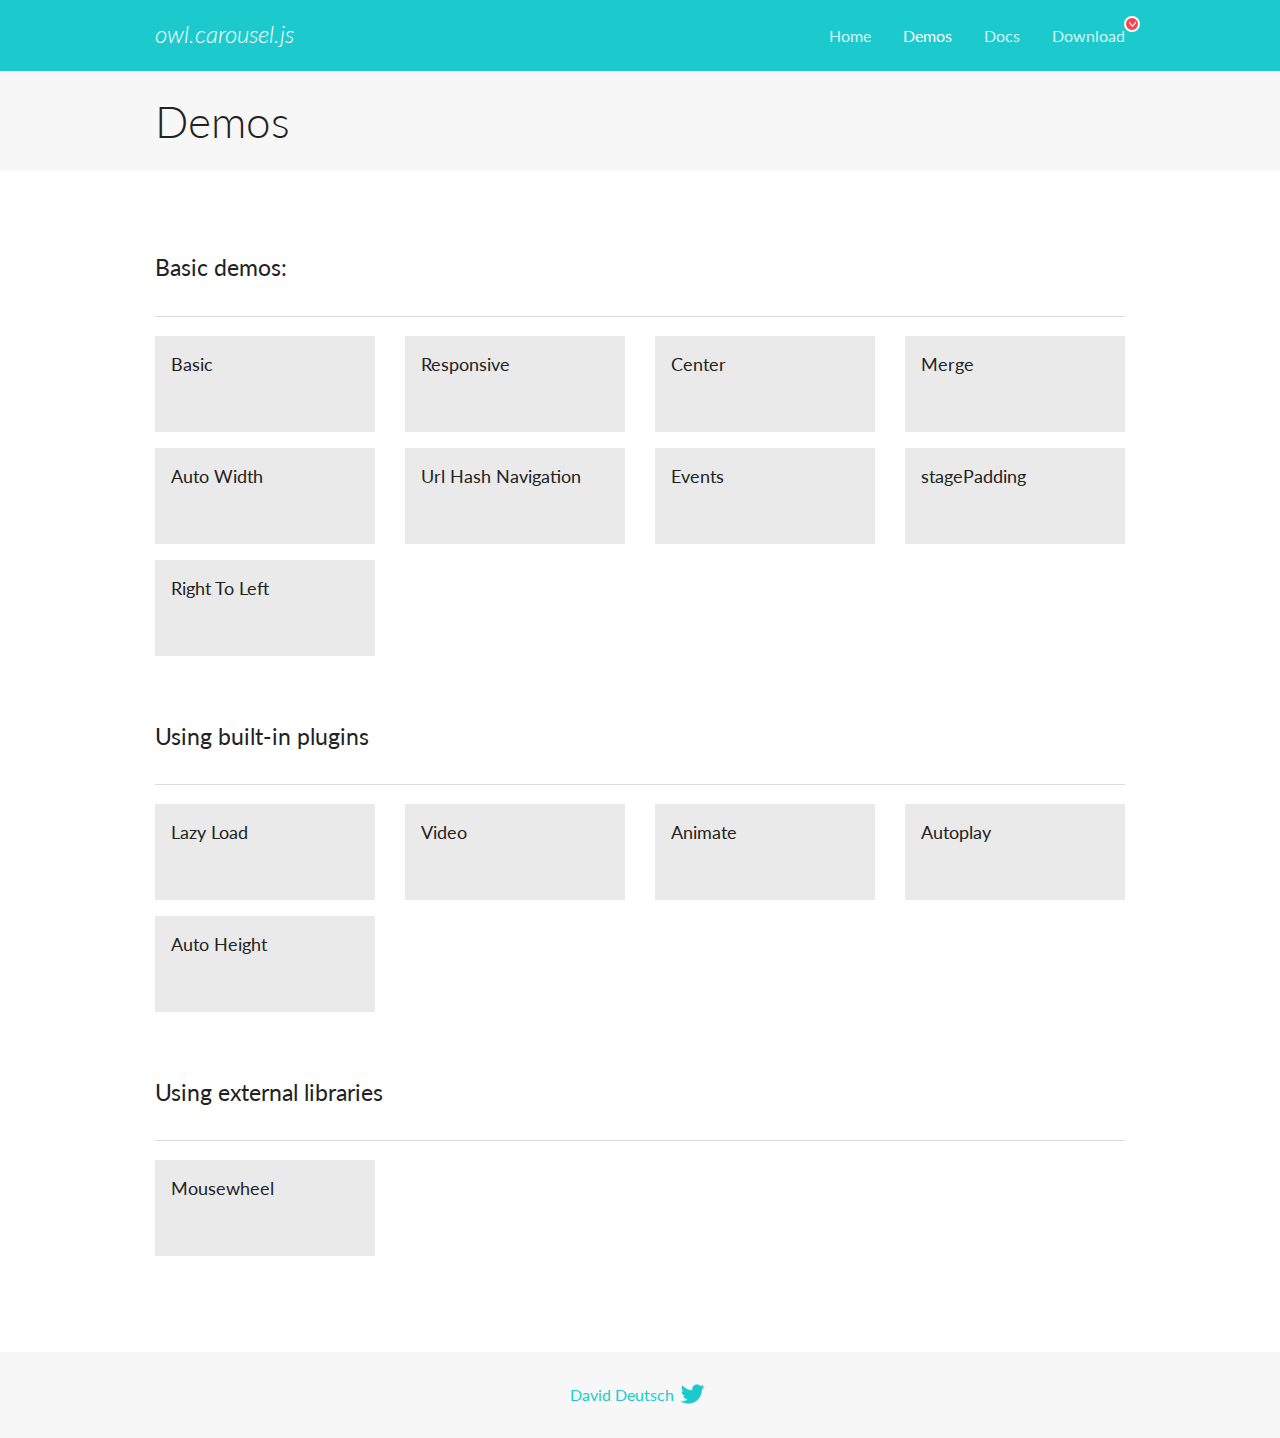
<file: assets/vendars/OwlCarousel2-2.3.4/docs/demos/demos.html>
<!DOCTYPE html>
<html lang="en">
  <head>

    <!-- head -->
    <meta charset="utf-8">
    <meta name="msapplication-tap-highlight" content="no" />
    <meta name="viewport" content="width=device-width, initial-scale=1.0" />
    <meta name="description" content="A list of Owl Carousel examples.">
    <meta name="author" content="David Deutsch">
    <title>
      Demos | Owl Carousel | 2.3.4
    </title>

    <!-- Stylesheets -->
    <link href='https://fonts.googleapis.com/css?family=Lato:300,400,700,400italic,300italic' rel='stylesheet' type='text/css'>
    <link rel="stylesheet" href="../assets/css/docs.theme.min.css">

    <!-- Owl Stylesheets -->
    <link rel="stylesheet" href="../assets/owlcarousel/assets/owl.carousel.min.css">
    <link rel="stylesheet" href="../assets/owlcarousel/assets/owl.theme.default.min.css">

    <!-- HTML5 shim and Respond.js IE8 support of HTML5 elements and media queries -->

    <!--[if lt IE 9]>
      <script src="https://oss.maxcdn.com/libs/html5shiv/3.7.0/html5shiv.js"></script>
      <script src="https://oss.maxcdn.com/libs/respond.js/1.3.0/respond.min.js"></script>
    <![endif]-->

    <!-- Favicons -->
    <link rel="apple-touch-icon-precomposed" sizes="144x144" href="../assets/ico/apple-touch-icon-144-precomposed.png">
    <link rel="shortcut icon" href="../assets/ico/favicon.png">
    <link rel="shortcut icon" href="favicon.ico">

    <!-- Yeah i know js should not be in header. Its required for demos.-->

    <!-- javascript -->
    <script src="../assets/vendors/jquery.min.js"></script>
    <script src="../assets/owlcarousel/owl.carousel.js"></script>
  </head>
  <body>

    <!-- header -->
    <header class="header">
      <div class="row">
        <div class="large-12 columns">
          <div class="brand left">
            <h3>
              <a href="/OwlCarousel2/">owl.carousel.js</a> 
            </h3>
          </div>
          <a id="toggle-nav" class="right">
            <span></span> <span></span> <span></span> 
          </a> 
          <div class="nav-bar">
            <ul class="clearfix">
              <li> <a href="/OwlCarousel2/index.html">Home</a>  </li>
              <li class="active">
                <a href="/OwlCarousel2/demos/demos.html">Demos</a> 
              </li>
              <li> <a href="/OwlCarousel2/docs/started-welcome.html">Docs</a>  </li>
              <li>
                <a href="https://github.com/OwlCarousel2/OwlCarousel2/archive/2.3.4.zip">Download</a> 
                <span class="download"></span> 
              </li>
            </ul>
          </div>
        </div>
      </div>
    </header>

    <!-- title -->
    <section class="title">
      <div class="row">
        <div class="large-12 columns">
          <h1>Demos</h1>
        </div>
      </div>
    </section>

    <!--  Demos -->
    <section id="demos">
      <div class="row">
        <div class="large-12 columns">
          <h4 id="basic-demos-">Basic demos:</h4>
          <hr>
          <div class="demo-list">
            <div class="row">
              <div class="small-6 medium-4 large-3 columns">
                <a href="basic.html" class="demo-block">
                  <h5>Basic </h5>
                </a> 
              </div>
              <div class="small-6 medium-4 large-3 columns">
                <a href="responsive.html" class="demo-block">
                  <h5>Responsive </h5>
                </a> 
              </div>
              <div class="small-6 medium-4 large-3 columns">
                <a href="center.html" class="demo-block">
                  <h5>Center </h5>
                </a> 
              </div>
              <div class="small-6 medium-4 large-3 columns">
                <a href="merge.html" class="demo-block">
                  <h5>Merge </h5>
                </a> 
              </div>
              <div class="small-6 medium-4 large-3 columns">
                <a href="autowidth.html" class="demo-block">
                  <h5>Auto Width </h5>
                </a> 
              </div>
              <div class="small-6 medium-4 large-3 columns">
                <a href="urlhashnav.html" class="demo-block">
                  <h5>Url Hash Navigation </h5>
                </a> 
              </div>
              <div class="small-6 medium-4 large-3 columns">
                <a href="events.html" class="demo-block">
                  <h5>Events </h5>
                </a> 
              </div>
              <div class="small-6 medium-4 large-3 columns">
                <a href="stagepadding.html" class="demo-block">
                  <h5>stagePadding </h5>
                </a> 
              </div>
              <div class="small-6 medium-4 large-3 columns">
                <a href="rtl.html" class="demo-block">
                  <h5>Right To Left </h5>
                </a> 
              </div>
            </div>
          </div>
          <h4 id="using-built-in-plugins">Using built-in plugins</h4>
          <hr>
          <div class="demo-list">
            <div class="row">
              <div class="small-6 medium-4 large-3 columns">
                <a href="lazyLoad.html" class="demo-block">
                  <h5>Lazy Load </h5>
                </a> 
              </div>
              <div class="small-6 medium-4 large-3 columns">
                <a href="video.html" class="demo-block">
                  <h5>Video </h5>
                </a> 
              </div>
              <div class="small-6 medium-4 large-3 columns">
                <a href="animate.html" class="demo-block">
                  <h5>Animate </h5>
                </a> 
              </div>
              <div class="small-6 medium-4 large-3 columns">
                <a href="autoplay.html" class="demo-block">
                  <h5>Autoplay </h5>
                </a> 
              </div>
              <div class="small-6 medium-4 large-3 columns">
                <a href="autoheight.html" class="demo-block">
                  <h5>Auto Height </h5>
                </a> 
              </div>
            </div>
          </div>
          <h4 id="using-external-libraries">Using external libraries</h4>
          <hr>
          <div class="demo-list">
            <div class="row">
              <div class="small-6 medium-4 large-3 columns">
                <a href="mousewheel.html" class="demo-block">
                  <h5>Mousewheel </h5>
                </a> 
              </div>
            </div>
          </div>
        </div>
      </div>
    </section>

    <!-- footer -->
    <footer class="footer">
      <div class="row">
        <div class="large-12 columns">
          <h5>
            <a href="/OwlCarousel2/docs/support-contact.html">David Deutsch</a> 
            <a id="custom-tweet-button" href="https://twitter.com/share?url=https://github.com/OwlCarousel2/OwlCarousel2&text=Owl Carousel - This is so awesome! " target="_blank"></a> 
          </h5>
        </div>
      </div>
    </footer>

    <!-- vendors -->
    <script src="../assets/vendors/highlight.js"></script>
    <script src="../assets/js/app.js"></script>
  </body>
</html>
</file>
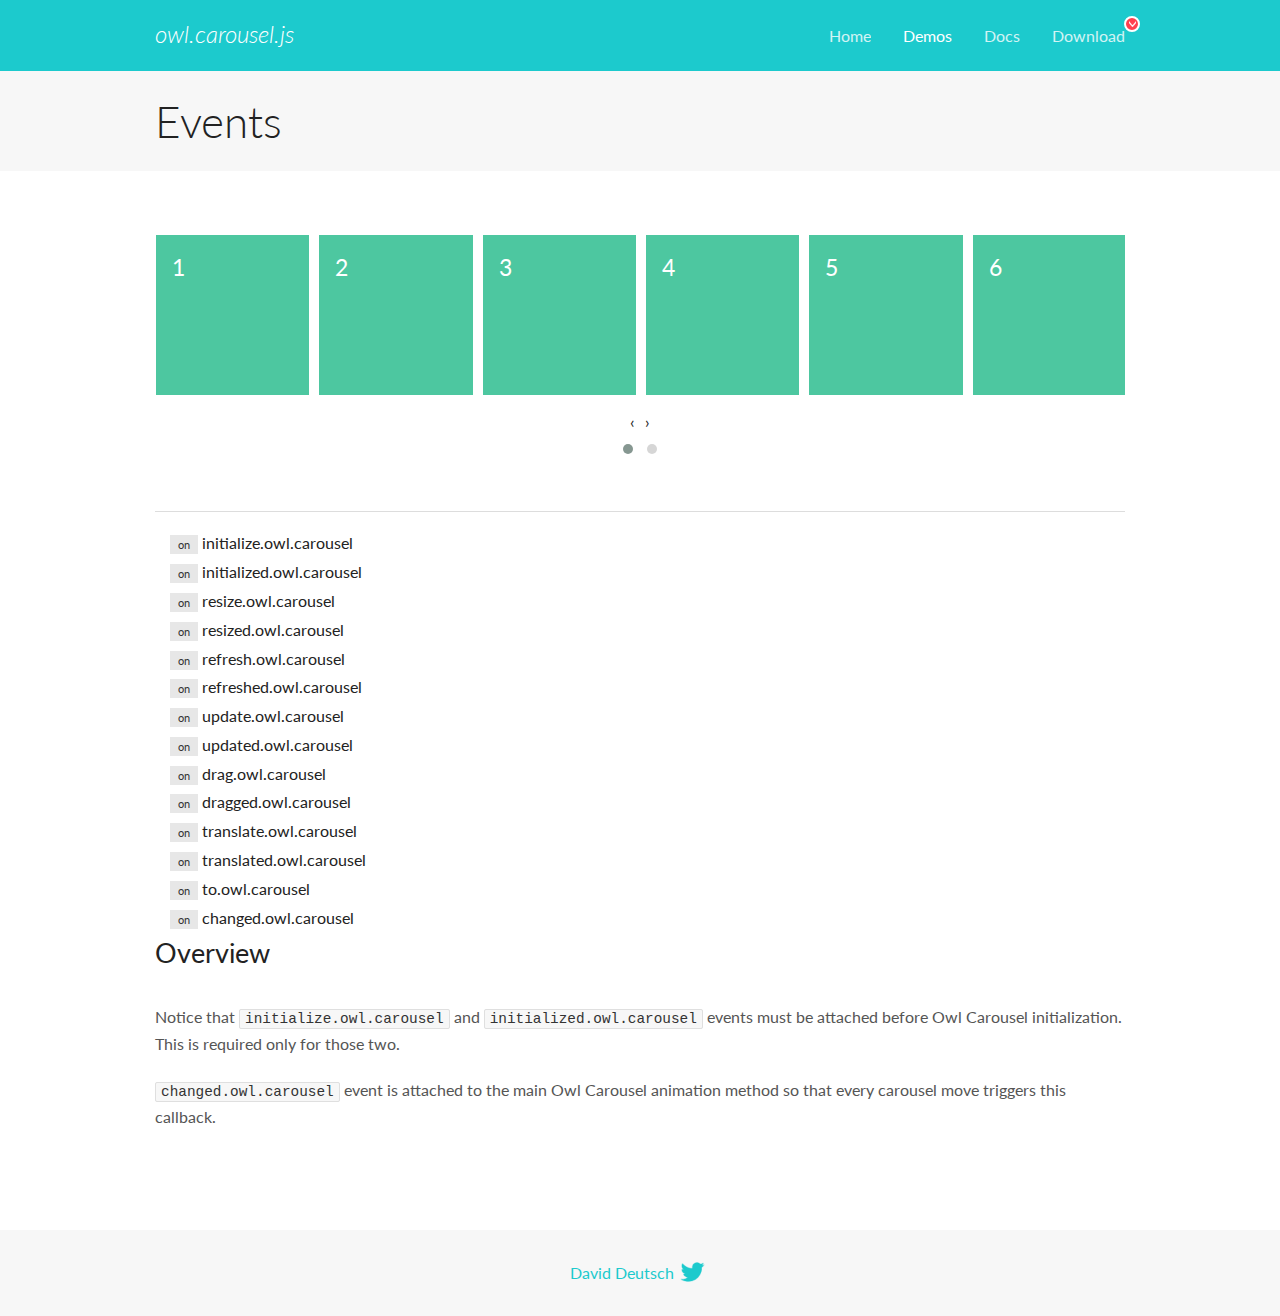
<file: assets/vendars/OwlCarousel2-2.3.4/docs/demos/events.html>
<!DOCTYPE html>
<html lang="en">
  <head>

    <!-- head -->
    <meta charset="utf-8">
    <meta name="msapplication-tap-highlight" content="no" />
    <meta name="viewport" content="width=device-width, initial-scale=1.0" />
    <meta name="description" content="Events usage demo">
    <meta name="author" content="David Deutsch">
    <title>
      Events Demo | Owl Carousel | 2.3.4
    </title>

    <!-- Stylesheets -->
    <link href='https://fonts.googleapis.com/css?family=Lato:300,400,700,400italic,300italic' rel='stylesheet' type='text/css'>
    <link rel="stylesheet" href="../assets/css/docs.theme.min.css">

    <!-- Owl Stylesheets -->
    <link rel="stylesheet" href="../assets/owlcarousel/assets/owl.carousel.min.css">
    <link rel="stylesheet" href="../assets/owlcarousel/assets/owl.theme.default.min.css">

    <!-- HTML5 shim and Respond.js IE8 support of HTML5 elements and media queries -->

    <!--[if lt IE 9]>
      <script src="https://oss.maxcdn.com/libs/html5shiv/3.7.0/html5shiv.js"></script>
      <script src="https://oss.maxcdn.com/libs/respond.js/1.3.0/respond.min.js"></script>
    <![endif]-->

    <!-- Favicons -->
    <link rel="apple-touch-icon-precomposed" sizes="144x144" href="../assets/ico/apple-touch-icon-144-precomposed.png">
    <link rel="shortcut icon" href="../assets/ico/favicon.png">
    <link rel="shortcut icon" href="favicon.ico">

    <!-- Yeah i know js should not be in header. Its required for demos.-->

    <!-- javascript -->
    <script src="../assets/vendors/jquery.min.js"></script>
    <script src="../assets/owlcarousel/owl.carousel.js"></script>
  </head>
  <body>

    <!-- header -->
    <header class="header">
      <div class="row">
        <div class="large-12 columns">
          <div class="brand left">
            <h3>
              <a href="/OwlCarousel2/">owl.carousel.js</a> 
            </h3>
          </div>
          <a id="toggle-nav" class="right">
            <span></span> <span></span> <span></span> 
          </a> 
          <div class="nav-bar">
            <ul class="clearfix">
              <li> <a href="/OwlCarousel2/index.html">Home</a>  </li>
              <li class="active">
                <a href="/OwlCarousel2/demos/demos.html">Demos</a> 
              </li>
              <li> <a href="/OwlCarousel2/docs/started-welcome.html">Docs</a>  </li>
              <li>
                <a href="https://github.com/OwlCarousel2/OwlCarousel2/archive/2.3.4.zip">Download</a> 
                <span class="download"></span> 
              </li>
            </ul>
          </div>
        </div>
      </div>
    </header>

    <!-- title -->
    <section class="title">
      <div class="row">
        <div class="large-12 columns">
          <h1>Events</h1>
        </div>
      </div>
    </section>

    <!--  Demos -->
    <section id="demos">
      <div class="row">
        <div class="large-12 columns">
          <div class="owl-carousel owl-theme">
            <div class="item">
              <h4>1</h4>
            </div>
            <div class="item">
              <h4>2</h4>
            </div>
            <div class="item">
              <h4>3</h4>
            </div>
            <div class="item">
              <h4>4</h4>
            </div>
            <div class="item">
              <h4>5</h4>
            </div>
            <div class="item">
              <h4>6</h4>
            </div>
            <div class="item">
              <h4>7</h4>
            </div>
            <div class="item">
              <h4>8</h4>
            </div>
            <div class="item">
              <h4>9</h4>
            </div>
            <div class="item">
              <h4>10</h4>
            </div>
            <div class="item">
              <h4>11</h4>
            </div>
            <div class="item">
              <h4>12</h4>
            </div>
          </div>
          <hr>
          <div class="large-12 columns callbacks">
            <div><span class="label secondary initialize">on</span>  initialize.owl.carousel </div>
            <div><span class="label secondary initialized">on</span>  initialized.owl.carousel </div>
            <div><span class="label secondary resize">on</span>  resize.owl.carousel </div>
            <div><span class="label secondary resized">on</span>  resized.owl.carousel </div>
            <div><span class="label secondary refresh">on</span>  refresh.owl.carousel </div>
            <div><span class="label secondary refreshed">on</span>  refreshed.owl.carousel </div>
            <div><span class="label secondary update">on</span>  update.owl.carousel </div>
            <div><span class="label secondary updated">on</span>  updated.owl.carousel </div>
            <div><span class="label secondary drag">on</span>  drag.owl.carousel </div>
            <div><span class="label secondary dragged">on</span>  dragged.owl.carousel </div>
            <div><span class="label secondary translate">on</span>  translate.owl.carousel </div>
            <div><span class="label secondary translated">on</span>  translated.owl.carousel </div>
            <div><span class="label secondary to">on</span>  to.owl.carousel </div>
            <div><span class="label secondary changed">on</span>  changed.owl.carousel </div>
          </div>
          <h3 id="overview">Overview</h3>
          <p>Notice that <code>initialize.owl.carousel</code> and <code>initialized.owl.carousel</code> events must be attached before Owl Carousel initialization. This is required only for those two.</p>
          <p><code>changed.owl.carousel</code> event is attached to the main Owl Carousel animation method so that every carousel move triggers this callback.</p>
          <script>
            jQuery(document).ready(function($) {
              var owl = $('.owl-carousel');
              owl.on('initialize.owl.carousel initialized.owl.carousel ' +
                'initialize.owl.carousel initialize.owl.carousel ' +
                'resize.owl.carousel resized.owl.carousel ' +
                'refresh.owl.carousel refreshed.owl.carousel ' +
                'update.owl.carousel updated.owl.carousel ' +
                'drag.owl.carousel dragged.owl.carousel ' +
                'translate.owl.carousel translated.owl.carousel ' +
                'to.owl.carousel changed.owl.carousel',
                function(e) {
                  $('.' + e.type)
                    .removeClass('secondary')
                    .addClass('success');
                  window.setTimeout(function() {
                    $('.' + e.type)
                      .removeClass('success')
                      .addClass('secondary');
                  }, 500);
                });
              owl.owlCarousel({
                loop: true,
                nav: true,
                lazyLoad: true,
                margin: 10,
                video: true,
                responsive: {
                  0: {
                    items: 1
                  },
                  600: {
                    items: 3
                  },
                  960: {
                    items: 5,
                  },
                  1200: {
                    items: 6
                  }
                }
              });
            });
          </script>
        </div>
      </div>
    </section>

    <!-- footer -->
    <footer class="footer">
      <div class="row">
        <div class="large-12 columns">
          <h5>
            <a href="/OwlCarousel2/docs/support-contact.html">David Deutsch</a> 
            <a id="custom-tweet-button" href="https://twitter.com/share?url=https://github.com/OwlCarousel2/OwlCarousel2&text=Owl Carousel - This is so awesome! " target="_blank"></a> 
          </h5>
        </div>
      </div>
    </footer>

    <!-- vendors -->
    <script src="../assets/vendors/highlight.js"></script>
    <script src="../assets/js/app.js"></script>
  </body>
</html>
</file>
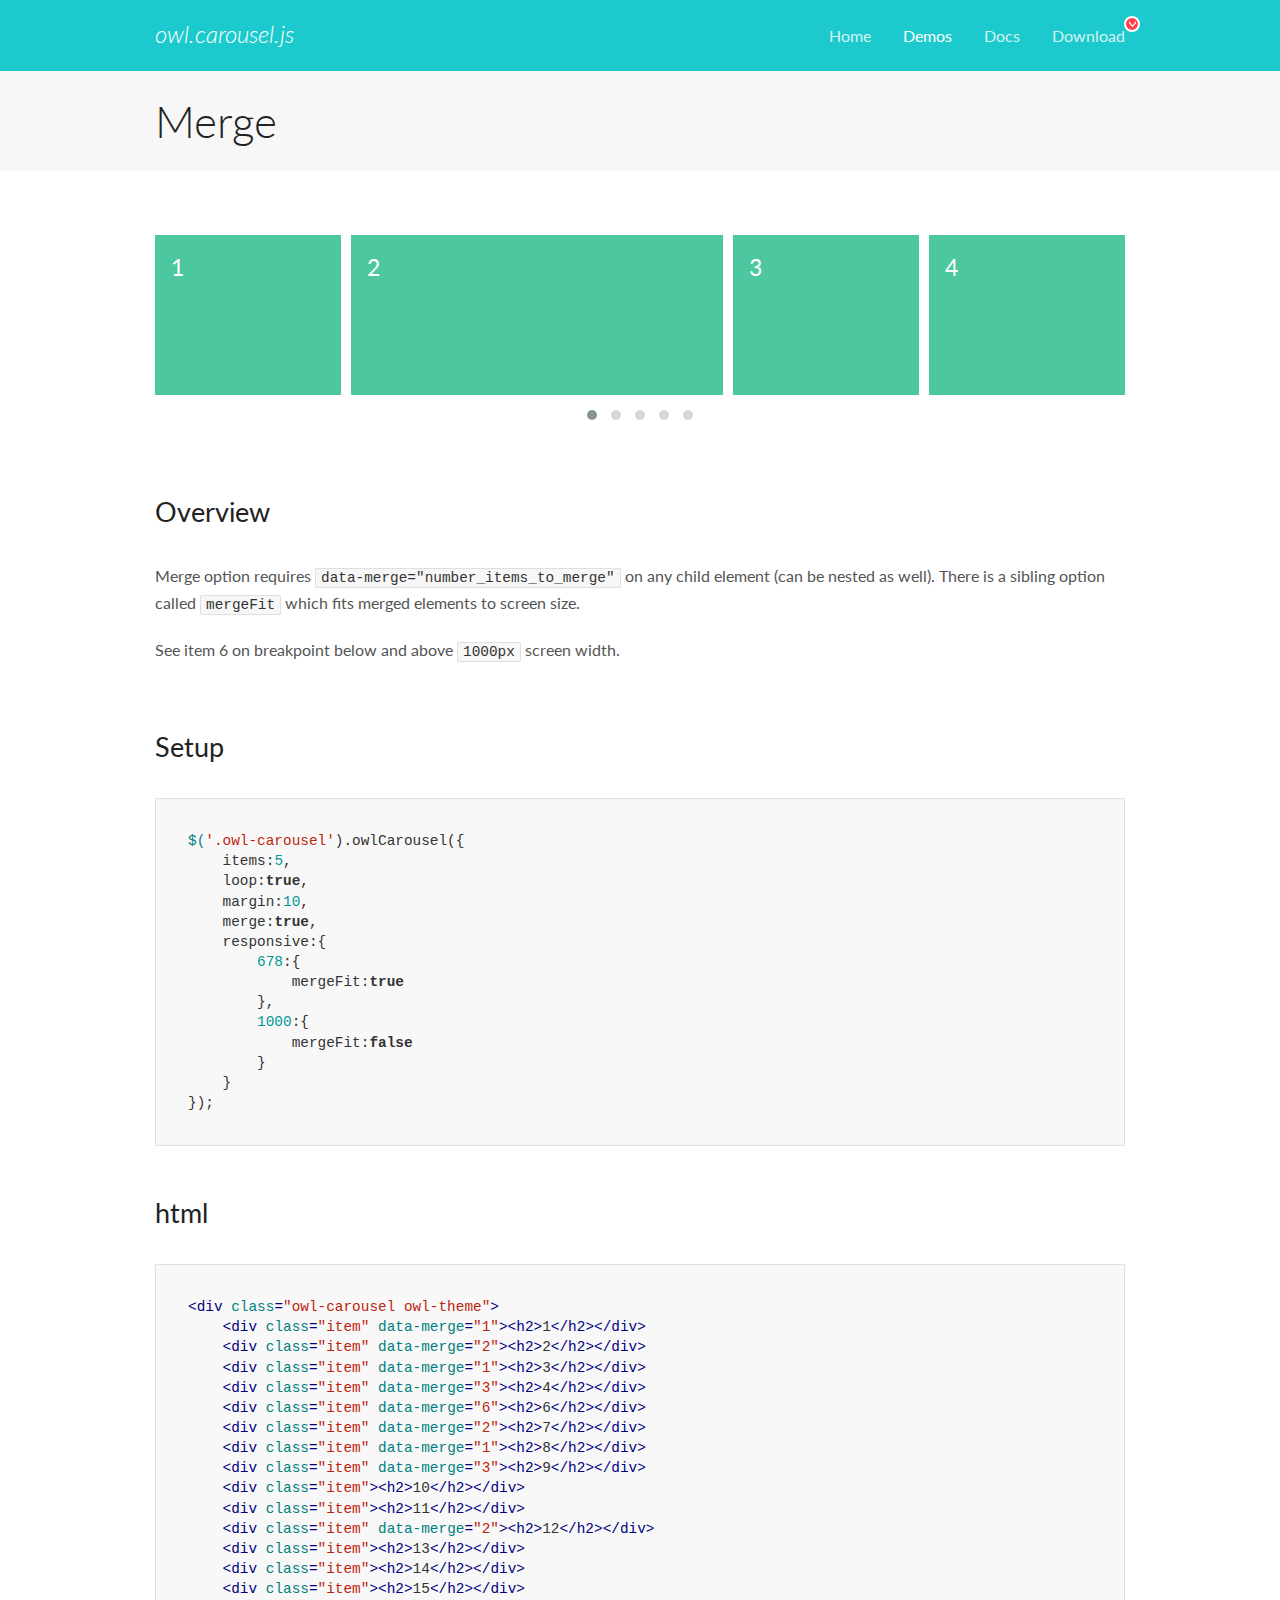
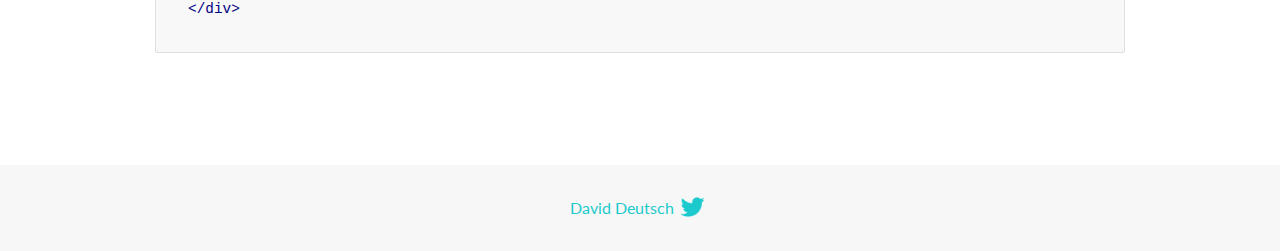
<file: assets/vendars/OwlCarousel2-2.3.4/docs/demos/merge.html>
<!DOCTYPE html>
<html lang="en">
  <head>

    <!-- head -->
    <meta charset="utf-8">
    <meta name="msapplication-tap-highlight" content="no" />
    <meta name="viewport" content="width=device-width, initial-scale=1.0" />
    <meta name="description" content="Merge Items">
    <meta name="author" content="David Deutsch">
    <title>
      Merge Demo | Owl Carousel | 2.3.4
    </title>

    <!-- Stylesheets -->
    <link href='https://fonts.googleapis.com/css?family=Lato:300,400,700,400italic,300italic' rel='stylesheet' type='text/css'>
    <link rel="stylesheet" href="../assets/css/docs.theme.min.css">

    <!-- Owl Stylesheets -->
    <link rel="stylesheet" href="../assets/owlcarousel/assets/owl.carousel.min.css">
    <link rel="stylesheet" href="../assets/owlcarousel/assets/owl.theme.default.min.css">

    <!-- HTML5 shim and Respond.js IE8 support of HTML5 elements and media queries -->

    <!--[if lt IE 9]>
      <script src="https://oss.maxcdn.com/libs/html5shiv/3.7.0/html5shiv.js"></script>
      <script src="https://oss.maxcdn.com/libs/respond.js/1.3.0/respond.min.js"></script>
    <![endif]-->

    <!-- Favicons -->
    <link rel="apple-touch-icon-precomposed" sizes="144x144" href="../assets/ico/apple-touch-icon-144-precomposed.png">
    <link rel="shortcut icon" href="../assets/ico/favicon.png">
    <link rel="shortcut icon" href="favicon.ico">

    <!-- Yeah i know js should not be in header. Its required for demos.-->

    <!-- javascript -->
    <script src="../assets/vendors/jquery.min.js"></script>
    <script src="../assets/owlcarousel/owl.carousel.js"></script>
  </head>
  <body>

    <!-- header -->
    <header class="header">
      <div class="row">
        <div class="large-12 columns">
          <div class="brand left">
            <h3>
              <a href="/OwlCarousel2/">owl.carousel.js</a> 
            </h3>
          </div>
          <a id="toggle-nav" class="right">
            <span></span> <span></span> <span></span> 
          </a> 
          <div class="nav-bar">
            <ul class="clearfix">
              <li> <a href="/OwlCarousel2/index.html">Home</a>  </li>
              <li class="active">
                <a href="/OwlCarousel2/demos/demos.html">Demos</a> 
              </li>
              <li> <a href="/OwlCarousel2/docs/started-welcome.html">Docs</a>  </li>
              <li>
                <a href="https://github.com/OwlCarousel2/OwlCarousel2/archive/2.3.4.zip">Download</a> 
                <span class="download"></span> 
              </li>
            </ul>
          </div>
        </div>
      </div>
    </header>

    <!-- title -->
    <section class="title">
      <div class="row">
        <div class="large-12 columns">
          <h1>Merge</h1>
        </div>
      </div>
    </section>

    <!--  Demos -->
    <section id="demos">
      <div class="row">
        <div class="large-12 columns">
          <div class="owl-carousel owl-theme">
            <div class="item" data-merge="1">
              <h4>1</h4>
            </div>
            <div class="item" data-merge="2">
              <h4>2</h4>
            </div>
            <div class="item" data-merge="1">
              <h4>3</h4>
            </div>
            <div class="item" data-merge="3">
              <h4>4</h4>
            </div>
            <div class="item" data-merge="6">
              <h4>6</h4>
            </div>
            <div class="item" data-merge="2">
              <h4>7</h4>
            </div>
            <div class="item" data-merge="1">
              <h4>8</h4>
            </div>
            <div class="item" data-merge="3">
              <h4>9</h4>
            </div>
            <div class="item">
              <h4>10</h4>
            </div>
            <div class="item">
              <h4>11</h4>
            </div>
            <div class="item" data-merge="2">
              <h4>12</h4>
            </div>
            <div class="item">
              <h4>13</h4>
            </div>
            <div class="item">
              <h4>14</h4>
            </div>
            <div class="item">
              <h4>15</h4>
            </div>
          </div>
          <h3 id="overview">Overview</h3>
          <p>Merge option requires <code>data-merge=&quot;number_items_to_merge&quot;</code> on any child element (can be nested as well). There is a sibling option called <code>mergeFit</code> which fits merged elements to screen size. </p>
          <p>See item 6 on breakpoint below and above <code>1000px</code> screen width.</p>
          <h3 id="setup">Setup</h3>
          <pre><code>$(&#39;.owl-carousel&#39;).owlCarousel({
    items:5,
    loop:true,
    margin:10,
    merge:true,
    responsive:{
        678:{
            mergeFit:true
        },
        1000:{
            mergeFit:false
        }
    }
});</code></pre>
          <h3 id="html">html</h3>
          <pre><code>&lt;div class=&quot;owl-carousel owl-theme&quot;&gt;
    &lt;div class=&quot;item&quot; data-merge=&quot;1&quot;&gt;&lt;h2&gt;1&lt;/h2&gt;&lt;/div&gt;
    &lt;div class=&quot;item&quot; data-merge=&quot;2&quot;&gt;&lt;h2&gt;2&lt;/h2&gt;&lt;/div&gt;
    &lt;div class=&quot;item&quot; data-merge=&quot;1&quot;&gt;&lt;h2&gt;3&lt;/h2&gt;&lt;/div&gt;
    &lt;div class=&quot;item&quot; data-merge=&quot;3&quot;&gt;&lt;h2&gt;4&lt;/h2&gt;&lt;/div&gt;
    &lt;div class=&quot;item&quot; data-merge=&quot;6&quot;&gt;&lt;h2&gt;6&lt;/h2&gt;&lt;/div&gt;
    &lt;div class=&quot;item&quot; data-merge=&quot;2&quot;&gt;&lt;h2&gt;7&lt;/h2&gt;&lt;/div&gt;
    &lt;div class=&quot;item&quot; data-merge=&quot;1&quot;&gt;&lt;h2&gt;8&lt;/h2&gt;&lt;/div&gt;
    &lt;div class=&quot;item&quot; data-merge=&quot;3&quot;&gt;&lt;h2&gt;9&lt;/h2&gt;&lt;/div&gt;
    &lt;div class=&quot;item&quot;&gt;&lt;h2&gt;10&lt;/h2&gt;&lt;/div&gt;
    &lt;div class=&quot;item&quot;&gt;&lt;h2&gt;11&lt;/h2&gt;&lt;/div&gt;
    &lt;div class=&quot;item&quot; data-merge=&quot;2&quot;&gt;&lt;h2&gt;12&lt;/h2&gt;&lt;/div&gt;
    &lt;div class=&quot;item&quot;&gt;&lt;h2&gt;13&lt;/h2&gt;&lt;/div&gt;
    &lt;div class=&quot;item&quot;&gt;&lt;h2&gt;14&lt;/h2&gt;&lt;/div&gt;
    &lt;div class=&quot;item&quot;&gt;&lt;h2&gt;15&lt;/h2&gt;&lt;/div&gt;
&lt;/div&gt;</code></pre>
          <script>
            $(document).ready(function() {
              $('.owl-carousel').owlCarousel({
                items: 5,
                loop: true,
                margin: 10,
                merge: true,
                responsive: {
                  678: {
                    mergeFit: true
                  },
                  1000: {
                    mergeFit: false
                  }
                }
              });
            })
          </script>
        </div>
      </div>
    </section>

    <!-- footer -->
    <footer class="footer">
      <div class="row">
        <div class="large-12 columns">
          <h5>
            <a href="/OwlCarousel2/docs/support-contact.html">David Deutsch</a> 
            <a id="custom-tweet-button" href="https://twitter.com/share?url=https://github.com/OwlCarousel2/OwlCarousel2&text=Owl Carousel - This is so awesome! " target="_blank"></a> 
          </h5>
        </div>
      </div>
    </footer>

    <!-- vendors -->
    <script src="../assets/vendors/highlight.js"></script>
    <script src="../assets/js/app.js"></script>
  </body>
</html>
</file>
